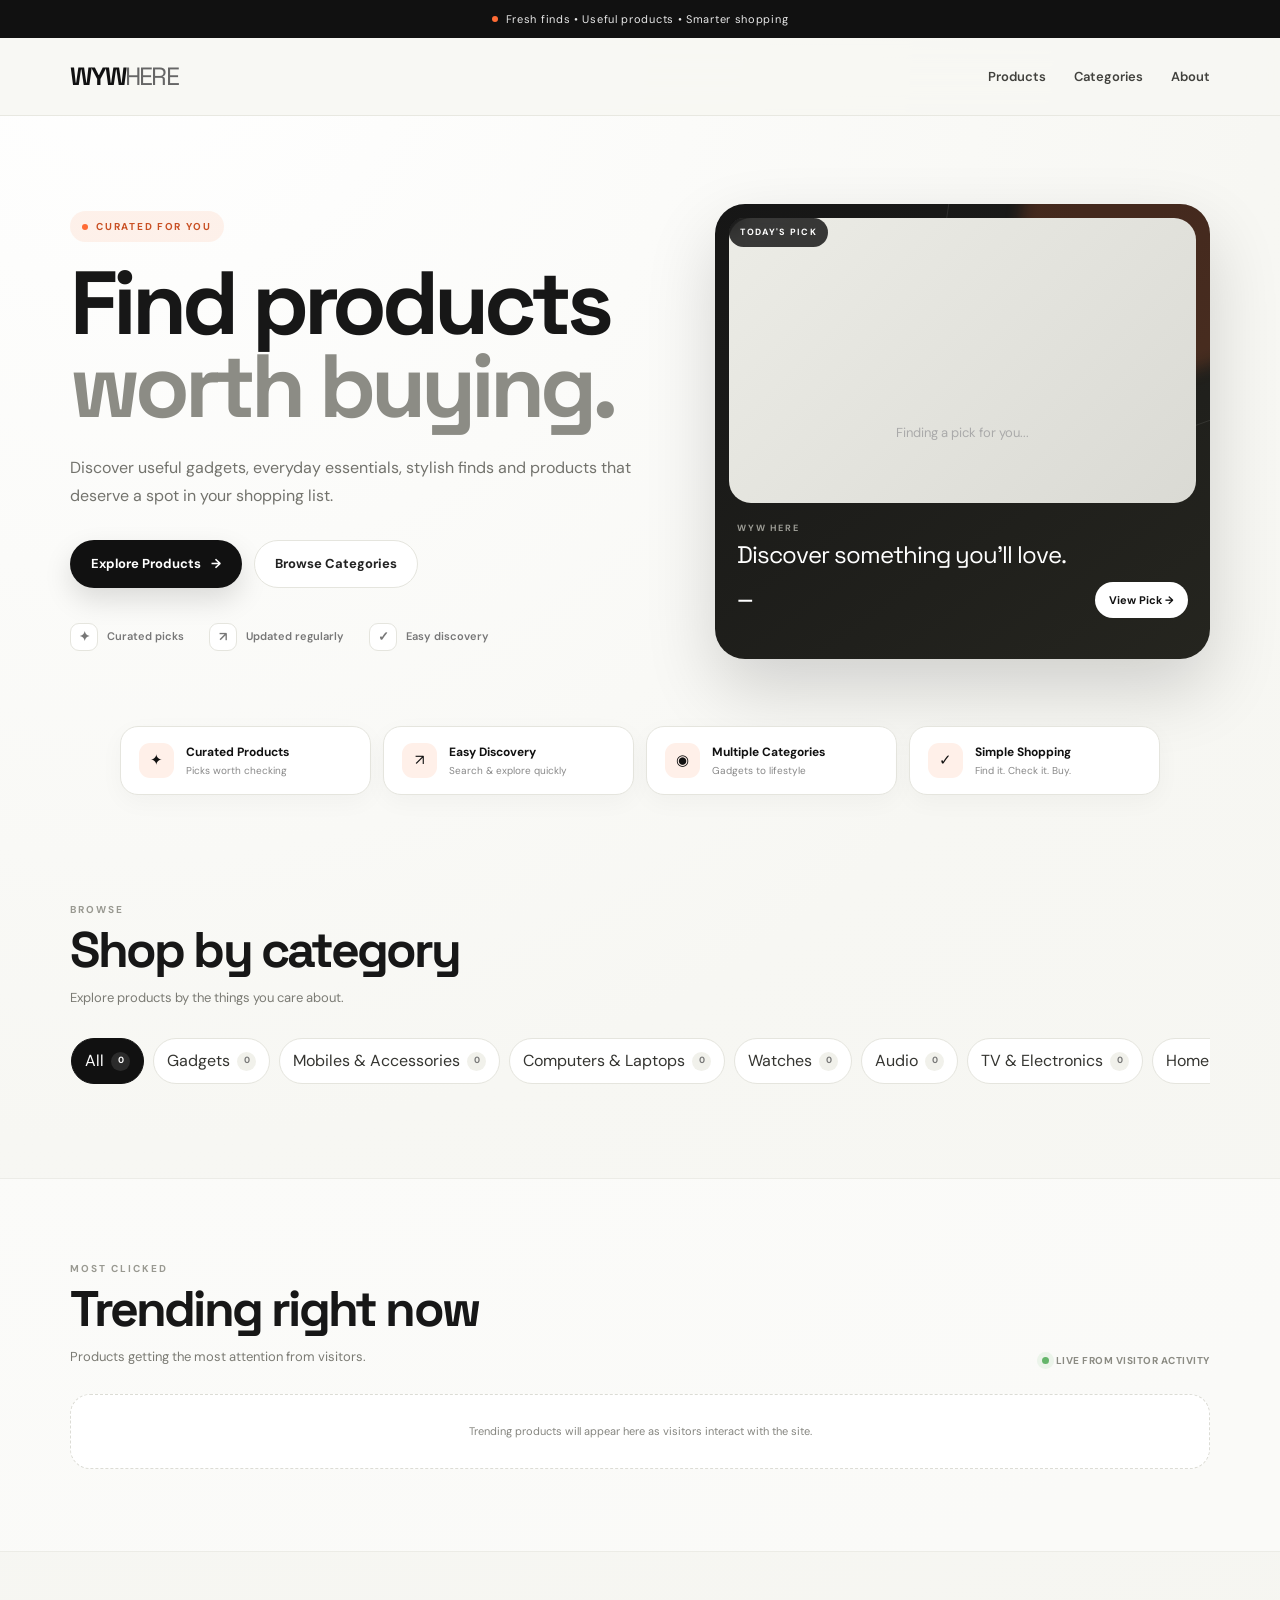
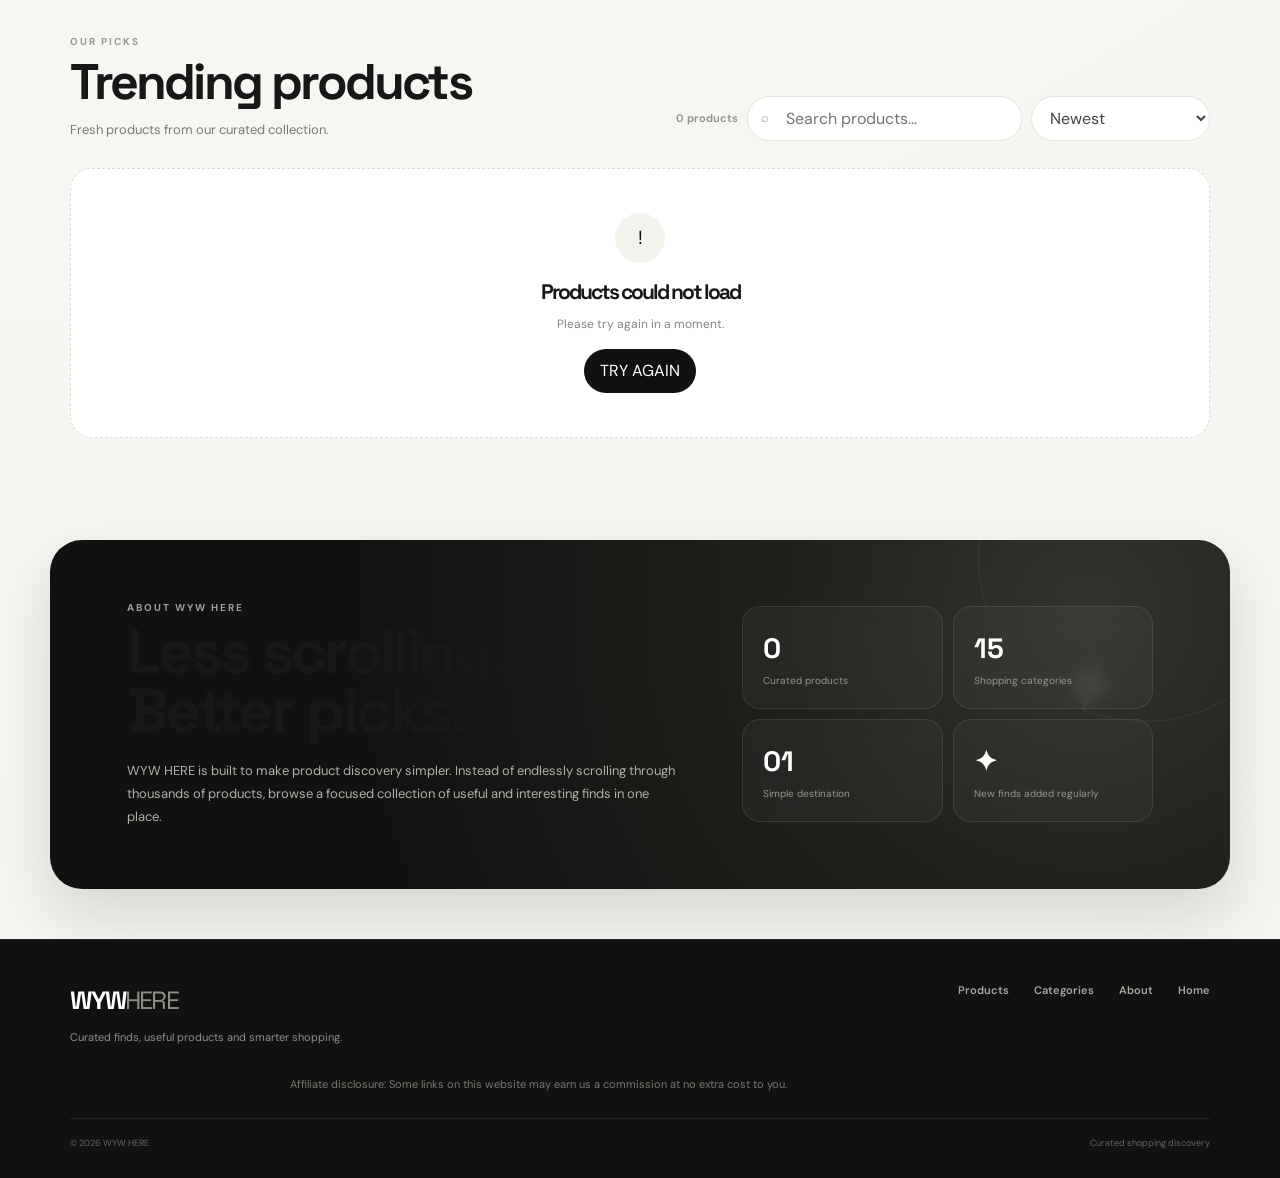
<file: index.html>
<!DOCTYPE html>
<html lang="en">

<head>

  <meta charset="UTF-8">
<meta name="google-site-verification" content="dD69xPEGR4wskjhWyHcuplGsPVYr0sPqsB_CzEmuBCI" />
  <meta
    name="viewport"
    content="width=device-width, initial-scale=1.0"
  >

  <meta
    name="description"
    content="WYW HERE — Discover useful products, trending finds and smart picks."
  >

  <meta
    name="theme-color"
    content="#111111"
  >

  <title>WYW HERE | Smart Product Picks</title>

  <link
    rel="preconnect"
    href="https://fonts.googleapis.com"
  >

  <link
    rel="preconnect"
    href="https://fonts.gstatic.com"
    crossorigin
  >

  <link
    href="https://fonts.googleapis.com/css2?family=DM+Sans:wght@400;500;600;700&family=Space+Grotesk:wght@500;600;700&display=swap"
    rel="stylesheet"
  >

  <link
    rel="stylesheet"
    href="style.css"
  >


  <!-- =====================================================
       WYW HERE HOMEPAGE 2.0
  ====================================================== -->

  <style>

    :root{

      --v2-bg:#f7f7f3;
      --v2-white:#ffffff;

      --v2-black:#111111;
      --v2-dark:#181818;

      --v2-muted:#73736d;
      --v2-muted2:#9b9b94;

      --v2-line:#e5e5de;

      --v2-accent:#ff6b35;
      --v2-accent-soft:#fff0e9;

      --v2-green:#d9f99d;

      --v2-radius:24px;

      --v2-shadow:
        0 15px 45px rgba(0,0,0,.07);

      --v2-shadow-hover:
        0 25px 65px rgba(0,0,0,.12);

    }


    /* =====================================================
       BASE
    ====================================================== */

    body.home-v2{

      background:
        radial-gradient(
          circle at 10% 0%,
          #ffffff 0%,
          #f7f7f3 38%,
          #f4f4ef 100%
        );

      color:var(--v2-black);

    }


    body.home-v2 a{
      text-decoration:none;
    }


    body.home-v2 button,
    body.home-v2 input,
    body.home-v2 select{
      font:inherit;
    }


    /* =====================================================
       ANNOUNCEMENT
    ====================================================== */

    .announcement-v2{

      width:100%;

      background:#111;

      color:#fff;

      min-height:38px;

      display:flex;

      align-items:center;

      justify-content:center;

      padding:8px 18px;

      font-size:11px;

      letter-spacing:.7px;

      text-align:center;

    }


    .announcement-v2 span{
      opacity:.9;
    }


    .announcement-dot{

      width:6px;
      height:6px;

      border-radius:50%;

      background:#ff6b35;

      margin-right:8px;

      animation:
        pulseDot 1.8s ease-in-out infinite;

    }


    @keyframes pulseDot{

      0%,
      100%{
        transform:scale(1);
        opacity:1;
      }

      50%{
        transform:scale(1.45);
        opacity:.55;
      }

    }


    /* =====================================================
       HEADER
    ====================================================== */

    .site-header-v2{

      position:sticky;

      top:0;

      z-index:999;

      min-height:78px;

      padding:0 5.5%;

      display:flex;

      align-items:center;

      justify-content:space-between;

      gap:30px;

      background:
        rgba(247,247,243,.86);

      border-bottom:
        1px solid rgba(229,229,222,.8);

      backdrop-filter:
        blur(20px);

      -webkit-backdrop-filter:
        blur(20px);

    }


    .logo-v2{

      display:inline-flex;

      align-items:center;

      font-family:
        "Space Grotesk",
        sans-serif;

      font-size:25px;

      font-weight:700;

      letter-spacing:-1.8px;

      color:#111;

      white-space:nowrap;

    }


    .logo-v2 span{

      font-weight:400;

      color:#666;

    }


    .nav-v2{

      display:flex;

      align-items:center;

      gap:28px;

    }


    .nav-v2 a{

      position:relative;

      color:#41413d;

      font-size:13px;

      font-weight:600;

      padding:8px 0;

      transition:.2s ease;

    }


    .nav-v2 a:hover{
      color:#111;
    }


    .nav-v2 a::after{

      content:"";

      position:absolute;

      left:0;
      right:0;
      bottom:1px;

      height:2px;

      background:#111;

      border-radius:99px;

      transform:
        scaleX(0);

      transform-origin:center;

      transition:.22s ease;

    }


    .nav-v2 a:hover::after{

      transform:
        scaleX(1);

    }


    .mobile-menu-btn{

      display:none;

      width:42px;
      height:42px;

      border:
        1px solid var(--v2-line);

      background:#fff;

      border-radius:12px;

      align-items:center;
      justify-content:center;

      flex-direction:column;

      gap:5px;

      cursor:pointer;

    }


    .mobile-menu-btn span{

      width:18px;

      height:1.5px;

      background:#111;

      display:block;

      transition:.2s ease;

    }


    .mobile-nav{

      display:none;

    }


    /* =====================================================
       HERO
    ====================================================== */

    .hero-v2{

      max-width:1280px;

      margin:0 auto;

      padding:
        75px 5.5%
        55px;

      display:grid;

      grid-template-columns:
        minmax(0,1.08fr)
        minmax(360px,.92fr);

      gap:65px;

      align-items:center;

      min-height:610px;

    }


    .hero-copy-v2{

      position:relative;

      z-index:2;

    }


    .hero-kicker-v2{

      display:inline-flex;

      align-items:center;

      gap:8px;

      padding:
        8px 12px;

      background:
        rgba(255,107,53,.09);

      color:#c95024;

      border-radius:999px;

      font-size:10px;

      font-weight:700;

      text-transform:uppercase;

      letter-spacing:1.7px;

      margin-bottom:20px;

    }


    .hero-kicker-v2 i{

      width:6px;
      height:6px;

      background:
        var(--v2-accent);

      border-radius:50%;

      animation:
        pulseDot 1.8s ease-in-out infinite;

    }


    .hero-title-v2{

      font-family:
        "Space Grotesk",
        sans-serif;

      font-size:
        clamp(52px,7vw,92px);

      line-height:.92;

      letter-spacing:-5px;

      max-width:900px;

      margin:0;

    }


    .hero-title-v2 span{

      display:block;

      color:#8c8c85;

    }


    .hero-text-v2{

      max-width:590px;

      margin:
        27px 0 30px;

      color:var(--v2-muted);

      font-size:16px;

      line-height:1.75;

    }


    .hero-actions-v2{

      display:flex;

      align-items:center;

      gap:12px;

      flex-wrap:wrap;

    }


    .hero-primary-btn{

      display:inline-flex;

      align-items:center;

      justify-content:center;

      gap:10px;

      padding:
        14px 21px;

      border-radius:999px;

      background:#111;

      color:#fff;

      font-size:13px;

      font-weight:700;

      box-shadow:
        0 12px 28px rgba(0,0,0,.13);

      transition:
        transform .25s ease,
        box-shadow .25s ease;

    }


    .hero-primary-btn:hover{

      transform:
        translateY(-3px);

      box-shadow:
        0 18px 35px rgba(0,0,0,.18);

    }


    .hero-secondary-btn{

      display:inline-flex;

      align-items:center;

      justify-content:center;

      padding:
        13px 20px;

      border:
        1px solid var(--v2-line);

      border-radius:999px;

      color:#222;

      background:#fff;

      font-size:13px;

      font-weight:700;

      transition:.2s ease;

    }


    .hero-secondary-btn:hover{

      border-color:#cfcfc7;

      transform:
        translateY(-2px);

    }


    .hero-meta-v2{

      display:flex;

      align-items:center;

      gap:25px;

      margin-top:35px;

      flex-wrap:wrap;

    }


    .hero-meta-item{

      display:flex;

      align-items:center;

      gap:9px;

      color:#777;

      font-size:11px;

      font-weight:600;

    }


    .hero-meta-icon{

      width:28px;
      height:28px;

      border-radius:9px;

      background:#fff;

      border:
        1px solid var(--v2-line);

      display:flex;

      align-items:center;

      justify-content:center;

      font-size:13px;

    }


    /* =====================================================
       FEATURED CARD
    ====================================================== */

    .featured-v2{

      position:relative;

      min-height:455px;

      padding:14px;

      border-radius:30px;

      background:
        linear-gradient(
          145deg,
          #161616,
          #25251f
        );

      overflow:hidden;

      box-shadow:
        0 30px 70px rgba(0,0,0,.16);

      transform:
        translateY(0);

      transition:
        transform .35s ease,
        box-shadow .35s ease;

    }


    .featured-v2:hover{

      transform:
        translateY(-6px);

      box-shadow:
        0 40px 85px rgba(0,0,0,.21);

    }


    .featured-glow{

      position:absolute;

      width:280px;

      height:280px;

      top:-110px;

      right:-90px;

      border-radius:50%;

      background:
        rgba(255,107,53,.18);

      filter:blur(8px);

    }


    .featured-ring{

      position:absolute;

      width:390px;

      height:390px;

      top:-160px;

      right:-125px;

      border:
        1px solid rgba(255,255,255,.09);

      border-radius:50%;

    }


    .featured-image-wrap{

      position:relative;

      z-index:2;

      width:100%;

      height:285px;

      border-radius:22px;

      overflow:hidden;

      background:
        linear-gradient(
          135deg,
          #ecece6,
          #dadad4
        );

    }


    .featured-image-wrap img{

      width:100%;
      height:100%;

      object-fit:cover;

      transition:
        transform .5s ease;

    }


    .featured-v2:hover
    .featured-image-wrap img{

      transform:scale(1.045);

    }


    .featured-label{

      position:absolute;

      top:14px;
      left:14px;

      z-index:4;

      padding:
        8px 11px;

      border-radius:999px;

      background:
        rgba(17,17,17,.82);

      color:#fff;

      backdrop-filter:
        blur(8px);

      font-size:9px;

      font-weight:700;

      letter-spacing:1.3px;

      text-transform:uppercase;

    }


    .featured-info{

      position:relative;

      z-index:3;

      padding:
        19px 8px 6px;

      color:#fff;

    }


    .featured-cat{

      color:#9c9c95;

      font-size:9px;

      text-transform:uppercase;

      letter-spacing:1.6px;

      font-weight:700;

    }


    .featured-name{

      font-family:
        "Space Grotesk",
        sans-serif;

      font-size:24px;

      line-height:1.12;

      letter-spacing:-1px;

      margin-top:7px;

      max-width:380px;

      display:
        -webkit-box;

      -webkit-line-clamp:2;

      -webkit-box-orient:vertical;

      overflow:hidden;

    }


    .featured-bottom{

      display:flex;

      align-items:center;

      justify-content:space-between;

      gap:15px;

      margin-top:13px;

    }


    .featured-price{

      font-size:18px;

      font-weight:700;

    }


    .featured-view{

      display:inline-flex;

      align-items:center;

      gap:6px;

      color:#111;

      background:#fff;

      border-radius:999px;

      padding:
        10px 14px;

      font-size:11px;

      font-weight:700;

      transition:.2s ease;

    }


    .featured-view:hover{

      background:
        var(--v2-green);

      transform:
        translateX(2px);

    }


    .featured-empty{

      min-height:430px;

      display:flex;

      align-items:center;

      justify-content:center;

      color:#aaa;

      font-size:13px;

    }


    /* =====================================================
       TRUST STRIP
    ====================================================== */

    .trust-v2{

      max-width:1180px;

      margin:0 auto;

      padding:
        0 5.5% 25px;

      display:grid;

      grid-template-columns:
        repeat(4,1fr);

      gap:12px;

    }


    .trust-card{

      background:#fff;

      border:
        1px solid var(--v2-line);

      border-radius:18px;

      padding:
        16px 18px;

      display:flex;

      align-items:center;

      gap:12px;

      box-shadow:
        0 7px 25px rgba(0,0,0,.035);

    }


    .trust-icon{

      width:35px;
      height:35px;

      flex:0 0 35px;

      border-radius:11px;

      background:
        var(--v2-accent-soft);

      display:flex;

      align-items:center;
      justify-content:center;

      font-size:15px;

    }


    .trust-card strong{

      display:block;

      font-size:12px;

      margin-bottom:2px;

    }


    .trust-card span{

      display:block;

      color:#888;

      font-size:10px;

    }


    /* =====================================================
       SECTION COMMON
    ====================================================== */

    .section-v2{

      max-width:1280px;

      margin:0 auto;

      padding:
        82px 5.5%;

    }


    .section-label-v2{

      color:#999991;

      font-size:10px;

      font-weight:700;

      text-transform:uppercase;

      letter-spacing:2px;

      margin-bottom:7px;

    }


    .section-title-v2{

      font-family:
        "Space Grotesk",
        sans-serif;

      font-size:
        clamp(34px,4vw,50px);

      letter-spacing:-2.8px;

      line-height:1;

    }


    .section-sub-v2{

      color:#7b7b74;

      font-size:13px;

      line-height:1.7;

      margin-top:12px;

      max-width:560px;

    }


    /* =====================================================
       CATEGORIES
    ====================================================== */

    .category-top-v2{

      display:flex;

      justify-content:space-between;

      align-items:flex-end;

      gap:25px;

      margin-bottom:25px;

    }


    .category-scroll-v2{

      display:flex;

      gap:9px;

      overflow-x:auto;

      padding:
        4px 1px 12px;

      scrollbar-width:none;

      scroll-behavior:smooth;

    }


    .category-scroll-v2::-webkit-scrollbar{

      display:none;

    }


    .cat-v2{

      flex:0 0 auto;

      border:
        1px solid var(--v2-line);

      background:#fff;

      color:#353531;

      border-radius:999px;

      padding:
        10px 13px;

      display:inline-flex;

      align-items:center;

      gap:7px;

      cursor:pointer;

      font-size:11px;

      font-weight:700;

      transition:
        transform .2s ease,
        background .2s ease,
        color .2s ease,
        border-color .2s ease;

    }


    .cat-v2:hover{

      transform:
        translateY(-2px);

      border-color:#cfcfc7;

    }


    .cat-v2.active{

      color:#fff;

      background:#111;

      border-color:#111;

    }


    .cat-count-v2{

      min-width:19px;

      height:19px;

      padding:
        0 5px;

      border-radius:999px;

      display:inline-flex;

      align-items:center;

      justify-content:center;

      background:#f1f1eb;

      color:#777;

      font-size:9px;

      font-weight:700;

    }


    .cat-v2.active
    .cat-count-v2{

      background:#2b2b2b;

      color:#fff;

    }


    /* =====================================================
       PRODUCTS TOOLBAR
    ====================================================== */

    .products-head-v2{

      display:flex;

      align-items:flex-end;

      justify-content:space-between;

      gap:20px;

      margin-bottom:27px;

    }


    .products-tools-v2{

      display:flex;

      align-items:center;

      gap:9px;

      flex-wrap:wrap;

      justify-content:flex-end;

    }


    .search-wrap-v2{

      position:relative;

      width:275px;

    }


    .search-icon-v2{

      position:absolute;

      left:14px;

      top:50%;

      transform:
        translateY(-50%);

      color:#9a9a92;

      font-size:13px;

      pointer-events:none;

    }


    .search-v2{

      width:100%;

      height:45px;

      padding:
        0 15px 0 38px;

      border:
        1px solid var(--v2-line);

      outline:none;

      background:#fff;

      border-radius:999px;

      color:#222;

      font-size:12px;

      transition:.2s ease;

    }


    .search-v2:focus{

      border-color:#bfbfb7;

      box-shadow:
        0 0 0 4px rgba(0,0,0,.035);

    }


    .sort-v2{

      height:45px;

      border:
        1px solid var(--v2-line);

      background:#fff;

      border-radius:999px;

      padding:
        0 14px;

      color:#444;

      font-size:11px;

      font-weight:700;

      outline:none;

      cursor:pointer;

    }


    .result-count-v2{

      color:#909089;

      font-size:11px;

      font-weight:600;

      white-space:nowrap;

    }


    /* =====================================================
       PRODUCT GRID
    ====================================================== */

    .product-grid-v2{

      display:grid;

      grid-template-columns:
        repeat(4,minmax(0,1fr));

      gap:17px;

    }


    .product-card-v2{

      position:relative;

      overflow:hidden;

      background:#fff;

      border:
        1px solid var(--v2-line);

      border-radius:22px;

      transition:
        transform .28s ease,
        box-shadow .28s ease,
        border-color .28s ease;

      opacity:0;

      transform:
        translateY(18px);

    }


    .product-card-v2.revealed{

      opacity:1;

      transform:
        translateY(0);

    }


    .product-card-v2:hover{

      transform:
        translateY(-6px);

      border-color:#d5d5ce;

      box-shadow:
        var(--v2-shadow-hover);

    }


    .product-image-v2{

      position:relative;

      height:255px;

      background:
        linear-gradient(
          135deg,
          #f0f0eb,
          #e5e5df
        );

      overflow:hidden;

      cursor:pointer;

    }


    .product-image-v2 img{

      width:100%;
      height:100%;

      object-fit:cover;

      transition:
        transform .5s ease;

    }


    .product-card-v2:hover
    .product-image-v2 img{

      transform:
        scale(1.055);

    }


    .product-shine-v2{

      position:absolute;

      inset:0;

      background:
        linear-gradient(
          115deg,
          transparent 25%,
          rgba(255,255,255,.35) 50%,
          transparent 75%
        );

      transform:
        translateX(-120%);

      transition:
        transform .75s ease;

      pointer-events:none;

    }


    .product-card-v2:hover
    .product-shine-v2{

      transform:
        translateX(120%);

    }


    .product-badges-v2{

      position:absolute;

      top:13px;

      left:13px;

      right:13px;

      display:flex;

      justify-content:space-between;

      align-items:flex-start;

      gap:10px;

      z-index:3;

    }


    .badge-new-v2{

      background:#111;

      color:#fff;

      padding:
        7px 9px;

      border-radius:999px;

      font-size:8px;

      font-weight:700;

      text-transform:uppercase;

      letter-spacing:1.2px;

    }


    .badge-cat-v2{

      padding:
        7px 9px;

      border-radius:999px;

      background:
        rgba(255,255,255,.88);

      backdrop-filter:
        blur(8px);

      color:#4a4a45;

      font-size:8px;

      font-weight:700;

      text-transform:uppercase;

      letter-spacing:.8px;

    }


    .product-info-v2{

      padding:
        17px 17px 16px;

    }


    .product-name-v2{

      font-family:
        "Space Grotesk",
        sans-serif;

      font-size:17px;

      line-height:1.18;

      letter-spacing:-.65px;

      display:
        -webkit-box;

      -webkit-line-clamp:2;

      -webkit-box-orient:vertical;

      overflow:hidden;

      margin-bottom:8px;

      color:#161616;

    }


    .product-description-v2{

      font-size:11px;

      line-height:1.55;

      color:#85857f;

      min-height:34px;

      display:
        -webkit-box;

      -webkit-line-clamp:2;

      -webkit-box-orient:vertical;

      overflow:hidden;

    }


    .product-bottom-v2{

      display:flex;

      align-items:center;

      justify-content:space-between;

      gap:10px;

      margin-top:15px;

    }


    .product-price-v2{

      font-size:15px;

      font-weight:700;

      color:#111;

      white-space:nowrap;

    }


    .product-actions-v2{

      display:flex;

      align-items:center;

      gap:7px;

    }


    .details-btn-v2{

      width:34px;
      height:34px;

      border:
        1px solid var(--v2-line);

      background:#fff;

      border-radius:10px;

      display:flex;

      align-items:center;
      justify-content:center;

      color:#444;

      cursor:pointer;

      transition:.2s ease;

    }


    .details-btn-v2:hover{

      background:#f2f2ed;

      transform:
        translateX(1px);

    }


    .buy-btn-v2{

      height:34px;

      padding:
        0 13px;

      display:inline-flex;

      align-items:center;
      justify-content:center;

      gap:6px;

      background:#111;

      color:#fff;

      border:0;

      border-radius:10px;

      font-size:10px;

      font-weight:700;

      cursor:pointer;

      transition:
        transform .2s ease,
        background .2s ease;

    }


    .buy-btn-v2:hover{

      background:#2b2b2b;

      transform:
        translateY(-1px);

    }


    /* =====================================================
       LOADING
    ====================================================== */

    .loading-grid-v2{

      grid-column:
        1 / -1;

      display:grid;

      grid-template-columns:
        repeat(4,1fr);

      gap:17px;

    }


    .skeleton-card-v2{

      border-radius:22px;

      border:
        1px solid var(--v2-line);

      background:#fff;

      overflow:hidden;

    }


    .skeleton-image-v2{

      height:255px;

      background:
        linear-gradient(
          90deg,
          #ededE8 20%,
          #f8f8f4 40%,
          #edede8 60%
        );

      background-size:
        200% 100%;

      animation:
        skeletonMove 1.4s infinite;

    }


    .skeleton-content-v2{

      padding:17px;

    }


    .skeleton-line-v2{

      height:10px;

      border-radius:999px;

      background:
        linear-gradient(
          90deg,
          #ededE8,
          #f7f7f3,
          #ededE8
        );

      background-size:200% 100%;

      animation:
        skeletonMove 1.4s infinite;

      margin-bottom:10px;

    }


    .skeleton-line-v2.short{

      width:50%;

    }


    .skeleton-line-v2.medium{

      width:75%;

    }


    @keyframes skeletonMove{

      to{
        background-position:-200% 0;
      }

    }


    /* =====================================================
       EMPTY
    ====================================================== */

    .empty-v2{

      grid-column:
        1 / -1;

      border:
        1px dashed #dcdcd5;

      background:#fff;

      border-radius:22px;

      min-height:270px;

      display:flex;

      flex-direction:column;

      align-items:center;

      justify-content:center;

      text-align:center;

      padding:30px;

    }


    .empty-icon-v2{

      width:50px;
      height:50px;

      border-radius:50%;

      background:#f3f3ee;

      display:flex;

      align-items:center;
      justify-content:center;

      font-size:19px;

      margin-bottom:13px;

    }


    .empty-v2 h3{

      font-family:
        "Space Grotesk",
        sans-serif;

      font-size:21px;

      margin-bottom:7px;

    }


    .empty-v2 p{

      font-size:12px;

      color:#85857f;

    }


    .retry-v2{

      margin-top:16px;

      border:0;

      background:#111;

      color:#fff;

      padding:
        10px 16px;

      border-radius:999px;

      font-size:10px;

      font-weight:700;

      cursor:pointer;

    }


    /* =====================================================
       PAGINATION
    ====================================================== */

    .pagination-v2{

      display:flex;

      justify-content:center;

      align-items:center;

      gap:7px;

      margin-top:30px;

    }


    .pagination-v2 button{

      min-width:35px;

      height:35px;

      border:
        1px solid var(--v2-line);

      background:#fff;

      color:#555;

      border-radius:10px;

      cursor:pointer;

      font-size:11px;

      font-weight:700;

      transition:.2s ease;

    }


    .pagination-v2 button:hover{

      transform:
        translateY(-1px);

      border-color:#cfcfc8;

    }


    .pagination-v2 button.active{

      background:#111;

      color:#fff;

      border-color:#111;

    }


    /* =====================================================
       ABOUT
    ====================================================== */

    .about-v2{

      max-width:1180px;

      margin:
        20px auto 50px;

      padding:
        60px 6%;

      border-radius:32px;

      color:#fff;

      position:relative;

      overflow:hidden;

      background:
        radial-gradient(
          circle at 88% 20%,
          #34342e 0,
          #20201c 28%,
          #111 70%
        );

      box-shadow:
        0 25px 60px rgba(0,0,0,.13);

    }


    .about-v2::before{

      content:"";

      position:absolute;

      width:330px;
      height:330px;

      border-radius:50%;

      border:
        1px solid rgba(255,255,255,.07);

      right:-80px;

      top:-150px;

    }


    .about-v2::after{

      content:"✦";

      position:absolute;

      right:9%;

      top:24%;

      font-size:85px;

      color:
        rgba(255,255,255,.08);

      transform:
        rotate(12deg);

    }


    .about-inner-v2{

      position:relative;

      z-index:2;

      display:grid;

      grid-template-columns:
        1.15fr .85fr;

      gap:60px;

      align-items:center;

    }


    .about-v2 .section-label-v2{

      color:#9e9e96;

    }


    .about-title-v2{

      font-family:
        "Space Grotesk",
        sans-serif;

      font-size:
        clamp(38px,5vw,62px);

      line-height:.95;

      letter-spacing:-3px;

    }


    .about-text-v2{

      color:#b0b0a8;

      font-size:13px;

      line-height:1.8;

      margin-top:18px;

      max-width:610px;

    }


    .stats-v2{

      display:grid;

      grid-template-columns:
        repeat(2,1fr);

      gap:10px;

    }


    .stat-v2{

      padding:
        20px;

      border:
        1px solid rgba(255,255,255,.09);

      border-radius:18px;

      background:
        rgba(255,255,255,.035);

      backdrop-filter:
        blur(8px);

    }


    .stat-v2 strong{

      display:block;

      font-family:
        "Space Grotesk",
        sans-serif;

      font-size:28px;

      margin-bottom:4px;

    }


    .stat-v2 span{

      display:block;

      color:#96968e;

      font-size:10px;

      line-height:1.5;

    }


    /* =====================================================
       FOOTER
    ====================================================== */

    body.home-v2 footer{

      margin-top:0 !important;

      padding:
        42px 5.5%
        28px !important;

      background:#111 !important;

      border-top:
        1px solid #262626 !important;

      color:#8f8f88 !important;

      display:block !important;

    }


    .footer-inner-v2{

      max-width:1280px;

      margin:0 auto;

      display:grid;

      grid-template-columns:
        1fr 1fr;

      gap:40px;

    }


    .footer-brand-v2{

      max-width:360px;

    }


    .footer-brand-v2 .logo-v2{

      color:#fff;

    }


    .footer-brand-v2 .logo-v2 span{

      color:#8d8d85;

    }


    .footer-tag-v2{

      margin-top:10px;

      color:#8f8f88;

      font-size:11px;

      line-height:1.6;

    }


    .footer-links-v2{

      display:flex;

      justify-content:flex-end;

      align-items:flex-start;

      gap:25px;

      flex-wrap:wrap;

    }


    .footer-links-v2 a{

      color:#a7a79f;

      font-size:11px;

      font-weight:600;

      transition:.2s ease;

    }


    .footer-links-v2 a:hover{

      color:#fff;

    }


    body.home-v2 footer p{

      font-size:11px !important;

      color:#787870 !important;

      max-width:700px !important;

      text-align:left !important;

      margin:
        28px auto 0 !important;

      line-height:1.7 !important;

    }


    body.home-v2 footer p::before{

      content:none !important;

      display:none !important;

    }


    .footer-bottom-v2{

      max-width:1280px;

      margin:
        24px auto 0;

      padding-top:18px;

      border-top:
        1px solid #252525;

      color:#676760;

      display:flex;

      align-items:center;

      justify-content:space-between;

      gap:20px;

      font-size:9px;

    }


    /* =====================================================
       BACK TO TOP
    ====================================================== */

    .back-top-v2{

      position:fixed;

      bottom:22px;

      right:22px;

      width:42px;
      height:42px;

      border:0;

      background:#111;

      color:#fff;

      border-radius:13px;

      display:flex;

      align-items:center;
      justify-content:center;

      font-size:16px;

      cursor:pointer;

      box-shadow:
        0 12px 28px rgba(0,0,0,.18);

      opacity:0;

      visibility:hidden;

      transform:
        translateY(10px);

      transition:.25s ease;

      z-index:900;

    }


    .back-top-v2.show{

      opacity:1;

      visibility:visible;

      transform:
        translateY(0);

    }


    .back-top-v2:hover{

      transform:
        translateY(-2px);

    }


    /* =====================================================
       REVEAL
    ====================================================== */

    .reveal-v2{

      opacity:0;

      transform:
        translateY(22px);

      transition:
        opacity .65s ease,
        transform .65s ease;

    }


    .reveal-v2.visible{

      opacity:1;

      transform:
        translateY(0);

    }




    /* =====================================================
       TRENDING PRODUCTS
    ====================================================== */

    .trending-section-v2{
      background:rgba(255,255,255,.45);
      border-top:1px solid rgba(229,229,222,.65);
      border-bottom:1px solid rgba(229,229,222,.65);
    }

    .trending-head-v2{
      display:flex;
      align-items:flex-end;
      justify-content:space-between;
      gap:20px;
      margin-bottom:26px;
    }

    .trending-live-v2{
      display:inline-flex;
      align-items:center;
      gap:7px;
      color:#8b8b83;
      font-size:10px;
      font-weight:700;
      letter-spacing:.5px;
      white-space:nowrap;
    }

    .trending-live-dot-v2{
      width:7px;
      height:7px;
      background:#64b56a;
      border-radius:50%;
      box-shadow:0 0 0 5px rgba(100,181,106,.10);
      animation:pulseDot 1.7s infinite;
    }

    .trending-rank-v2{
      position:absolute;
      left:13px;
      bottom:13px;
      z-index:4;
      min-width:28px;
      height:28px;
      padding:0 8px;
      border-radius:9px;
      display:flex;
      align-items:center;
      justify-content:center;
      background:rgba(17,17,17,.86);
      color:#fff;
      font-size:10px;
      font-weight:700;
      backdrop-filter:blur(8px);
    }

    .trending-clicks-v2{
      display:inline-flex;
      align-items:center;
      gap:5px;
      margin-top:9px;
      color:#9a9a92;
      font-size:9px;
      font-weight:600;
    }

    .trending-empty-v2{
      grid-column:1 / -1;
      padding:28px 20px;
      border:1px dashed #dcdcd5;
      border-radius:20px;
      background:#fff;
      color:#85857f;
      text-align:center;
      font-size:11px;
    }

    @media(max-width:760px){
      .trending-head-v2{
        align-items:flex-start;
        flex-direction:column;
      }
    }

    /* =====================================================
       RESPONSIVE
    ====================================================== */

    @media(max-width:1050px){

      .hero-v2{

        grid-template-columns:
          1fr;

        gap:45px;

      }


      .featured-v2{

        max-width:620px;

        width:100%;

        margin:0 auto;

      }


      .trust-v2{

        grid-template-columns:
          repeat(2,1fr);

      }


      .product-grid-v2{

        grid-template-columns:
          repeat(3,1fr);

      }


      .loading-grid-v2{

        grid-template-columns:
          repeat(3,1fr);

      }


      .about-inner-v2{

        grid-template-columns:
          1fr;

        gap:35px;

      }

    }


    @media(max-width:760px){

      .announcement-v2{

        font-size:9px;

      }


      .site-header-v2{

        min-height:68px;

        padding:
          0 5%;

      }


      .nav-v2{

        display:none;

      }


      .mobile-menu-btn{

        display:flex;

      }


      .mobile-nav{

        position:absolute;

        top:100%;

        left:4%;

        right:4%;

        padding:9px;

        background:#fff;

        border:
          1px solid var(--v2-line);

        border-radius:17px;

        box-shadow:
          0 20px 45px rgba(0,0,0,.10);

        display:none;

      }


      .mobile-nav.open{

        display:block;

      }


      .mobile-nav a{

        display:block;

        padding:
          13px 14px;

        border-radius:10px;

        font-size:12px;

        font-weight:700;

        color:#333;

      }


      .mobile-nav a:hover{

        background:#f5f5f0;

      }


      .hero-v2{

        padding:
          48px 5%
          30px;

      }


      .hero-title-v2{

        font-size:
          clamp(46px,15vw,68px);

        letter-spacing:-3.5px;

      }


      .hero-text-v2{

        font-size:14px;

      }


      .featured-v2{

        min-height:420px;

      }


      .featured-image-wrap{

        height:250px;

      }


      .section-v2{

        padding:
          58px 5%;

      }


      .category-top-v2{

        align-items:flex-start;

      }


      .products-head-v2{

        align-items:flex-start;

        flex-direction:column;

      }


      .products-tools-v2{

        width:100%;

        justify-content:flex-start;

      }


      .search-wrap-v2{

        width:100%;

      }


      .sort-v2{

        flex:1;

      }


      .product-grid-v2{

        grid-template-columns:
          repeat(2,minmax(0,1fr));

        gap:12px;

      }


      .loading-grid-v2{

        grid-template-columns:
          repeat(2,1fr);

        gap:12px;

      }


      .product-image-v2{

        height:205px;

      }


      .product-info-v2{

        padding:
          13px;

      }


      .product-name-v2{

        font-size:15px;

      }


      .product-description-v2{

        font-size:10px;

      }


      .product-price-v2{

        font-size:13px;

      }


      .buy-btn-v2{

        padding:
          0 9px;

        font-size:9px;

      }


      .details-btn-v2{

        width:31px;
        height:31px;

      }


      .about-v2{

        margin:
          12px 4% 35px;

        padding:
          46px 7%;

        border-radius:27px;

      }


      .stats-v2{

        grid-template-columns:
          repeat(2,1fr);

      }


      .footer-inner-v2{

        grid-template-columns:
          1fr;

      }


      .footer-links-v2{

        justify-content:flex-start;

      }


      .footer-bottom-v2{

        flex-direction:column;

        align-items:flex-start;

      }

    }


    @media(max-width:460px){

      .hero-actions-v2{

        flex-direction:column;

        align-items:stretch;

      }


      .hero-primary-btn,
      .hero-secondary-btn{

        width:100%;

      }


      .hero-meta-v2{

        gap:12px;

      }


      .trust-v2{

        grid-template-columns:
          1fr;

      }


      .product-grid-v2{

        grid-template-columns:
          1fr 1fr;

      }


      .product-image-v2{

        height:175px;

      }


      .product-bottom-v2{

        align-items:flex-end;

        flex-direction:column;

      }


      .product-actions-v2{

        width:100%;

      }


      .buy-btn-v2{

        flex:1;

      }


      .stats-v2{

        grid-template-columns:
          1fr 1fr;

      }

    }


    @media(prefers-reduced-motion:reduce){

      *,
      *::before,
      *::after{

        animation-duration:.01ms !important;

        animation-iteration-count:1 !important;

        transition-duration:.01ms !important;

        scroll-behavior:auto !important;

      }

    }

  </style>

</head>


<body class="home-v2">


  <!-- =====================================================
       ANNOUNCEMENT
  ====================================================== -->

  <div class="announcement-v2">

    <div class="announcement-dot"></div>

    <span>
      Fresh finds • Useful products • Smarter shopping
    </span>

  </div>


  <!-- =====================================================
       HEADER
  ====================================================== -->

  <header class="site-header-v2">

    <a
      href="index.html"
      class="logo-v2"
      aria-label="WYW HERE Home"
    >
      WYW<span>HERE</span>
    </a>


    <nav class="nav-v2">

      <a href="#products">
        Products
      </a>

      <a href="#categories">
        Categories
      </a>

      <a href="#about">
        About
      </a>

    </nav>


    <button
      class="mobile-menu-btn"
      id="mobileMenuBtn"
      aria-label="Open menu"
      aria-expanded="false"
    >

      <span></span>
      <span></span>
      <span></span>

    </button>


    <div
      class="mobile-nav"
      id="mobileNav"
    >

      <a href="#products">
        Products
      </a>

      <a href="#categories">
        Categories
      </a>

      <a href="#about">
        About
      </a>

    </div>

  </header>


  <main>


    <!-- ===================================================
         HERO
    ==================================================== -->

    <section class="hero-v2">


      <div class="hero-copy-v2 reveal-v2">

        <div class="hero-kicker-v2">

          <i></i>

          Curated for you

        </div>


        <h1 class="hero-title-v2">

          Find products

          <span>
            worth buying.
          </span>

        </h1>


        <p class="hero-text-v2">

          Discover useful gadgets, everyday essentials,
          stylish finds and products that deserve a spot
          in your shopping list.

        </p>


        <div class="hero-actions-v2">

          <a
            href="#products"
            class="hero-primary-btn"
          >
            Explore Products
            <span>→</span>
          </a>


          <a
            href="#categories"
            class="hero-secondary-btn"
          >
            Browse Categories
          </a>

        </div>


        <div class="hero-meta-v2">

          <div class="hero-meta-item">

            <span class="hero-meta-icon">
              ✦
            </span>

            <span>
              Curated picks
            </span>

          </div>


          <div class="hero-meta-item">

            <span class="hero-meta-icon">
              ↗
            </span>

            <span>
              Updated regularly
            </span>

          </div>


          <div class="hero-meta-item">

            <span class="hero-meta-icon">
              ✓
            </span>

            <span>
              Easy discovery
            </span>

          </div>

        </div>

      </div>



      <!-- FEATURED -->

      <div class="featured-v2 reveal-v2">

        <div class="featured-glow"></div>

        <div class="featured-ring"></div>


        <div class="featured-label">
          Today's Pick
        </div>


        <div
          class="featured-image-wrap"
          id="featuredImageWrap"
        >

          <div class="featured-empty">
            Finding a pick for you...
          </div>

        </div>


        <div class="featured-info">

          <div
            class="featured-cat"
            id="featuredCategory"
          >
            WYW HERE
          </div>


          <div
            class="featured-name"
            id="featuredName"
          >
            Discover something you'll love.
          </div>


          <div class="featured-bottom">

            <div
              class="featured-price"
              id="featuredPrice"
            >
              —
            </div>


            <a
              href="#products"
              class="featured-view"
              id="featuredLink"
            >
              View Pick →
            </a>

          </div>

        </div>

      </div>

    </section>



    <!-- ===================================================
         TRUST
    ==================================================== -->

    <section class="trust-v2">

      <div class="trust-card reveal-v2">

        <div class="trust-icon">
          ✦
        </div>

        <div>

          <strong>
            Curated Products
          </strong>

          <span>
            Picks worth checking
          </span>

        </div>

      </div>


      <div class="trust-card reveal-v2">

        <div class="trust-icon">
          ↗
        </div>

        <div>

          <strong>
            Easy Discovery
          </strong>

          <span>
            Search & explore quickly
          </span>

        </div>

      </div>


      <div class="trust-card reveal-v2">

        <div class="trust-icon">
          ◉
        </div>

        <div>

          <strong>
            Multiple Categories
          </strong>

          <span>
            Gadgets to lifestyle
          </span>

        </div>

      </div>


      <div class="trust-card reveal-v2">

        <div class="trust-icon">
          ✓
        </div>

        <div>

          <strong>
            Simple Shopping
          </strong>

          <span>
            Find it. Check it. Buy.
          </span>

        </div>

      </div>

    </section>



    <!-- ===================================================
         CATEGORIES
    ==================================================== -->

    <section
      id="categories"
      class="section-v2"
    >

      <div class="category-top-v2 reveal-v2">

        <div>

          <div class="section-label-v2">
            Browse
          </div>

          <h2 class="section-title-v2">
            Shop by category
          </h2>

          <p class="section-sub-v2">
            Explore products by the things you care about.
          </p>

        </div>

      </div>


      <div
        class="category-scroll-v2 reveal-v2"
        id="categoryButtons"
      >

        <button
          class="cat-v2 active"
          data-category="All"
        >
          All
          <span class="cat-count-v2">
            0
          </span>
        </button>


        <button
          class="cat-v2"
          data-category="Gadgets"
        >
          Gadgets
          <span class="cat-count-v2">
            0
          </span>
        </button>


        <button
          class="cat-v2"
          data-category="Mobiles & Accessories"
        >
          Mobiles & Accessories
          <span class="cat-count-v2">
            0
          </span>
        </button>


        <button
          class="cat-v2"
          data-category="Computers & Laptops"
        >
          Computers & Laptops
          <span class="cat-count-v2">
            0
          </span>
        </button>


        <button
          class="cat-v2"
          data-category="Watches"
        >
          Watches
          <span class="cat-count-v2">
            0
          </span>
        </button>


        <button
          class="cat-v2"
          data-category="Audio"
        >
          Audio
          <span class="cat-count-v2">
            0
          </span>
        </button>


        <button
          class="cat-v2"
          data-category="TV & Electronics"
        >
          TV & Electronics
          <span class="cat-count-v2">
            0
          </span>
        </button>


        <button
          class="cat-v2"
          data-category="Home"
        >
          Home
          <span class="cat-count-v2">
            0
          </span>
        </button>


        <button
          class="cat-v2"
          data-category="Kitchen"
        >
          Kitchen
          <span class="cat-count-v2">
            0
          </span>
        </button>


        <button
          class="cat-v2"
          data-category="Beauty"
        >
          Beauty
          <span class="cat-count-v2">
            0
          </span>
        </button>


        <button
          class="cat-v2"
          data-category="Fashion"
        >
          Fashion
          <span class="cat-count-v2">
            0
          </span>
        </button>


        <button
          class="cat-v2"
          data-category="Footwear"
        >
          Footwear
          <span class="cat-count-v2">
            0
          </span>
        </button>


        <button
          class="cat-v2"
          data-category="Fitness & Sports"
        >
          Fitness & Sports
          <span class="cat-count-v2">
            0
          </span>
        </button>


        <button
          class="cat-v2"
          data-category="Toys & Games"
        >
          Toys & Games
          <span class="cat-count-v2">
            0
          </span>
        </button>


        <button
          class="cat-v2"
          data-category="Automotive"
        >
          Automotive
          <span class="cat-count-v2">
            0
          </span>
        </button>


        <button
          class="cat-v2"
          data-category="Travel"
        >
          Travel
          <span class="cat-count-v2">
            0
          </span>
        </button>

      </div>

    </section>





    <!-- ===================================================
         TRENDING PRODUCTS
    ==================================================== -->

    <section
      id="trending"
      class="section-v2 trending-section-v2"
    >

      <div class="trending-head-v2 reveal-v2">

        <div>

          <div class="section-label-v2">
            Most Clicked
          </div>

          <h2 class="section-title-v2">
            Trending right now
          </h2>

          <p class="section-sub-v2">
            Products getting the most attention from visitors.
          </p>

        </div>

        <div class="trending-live-v2">
          <span class="trending-live-dot-v2"></span>
          LIVE FROM VISITOR ACTIVITY
        </div>

      </div>

      <div
        id="trendingGrid"
        class="product-grid-v2"
      >

        <div class="trending-empty-v2">
          Loading trending products...
        </div>

      </div>

    </section>


    <!-- ===================================================
         PRODUCTS
    ==================================================== -->

    <section
      id="products"
      class="section-v2"
    >

      <div class="products-head-v2 reveal-v2">

        <div>

          <div class="section-label-v2">
            Our Picks
          </div>

          <h2 class="section-title-v2">
            Trending products
          </h2>

          <p class="section-sub-v2">
            Fresh products from our curated collection.
          </p>

        </div>


        <div class="products-tools-v2">

          <div class="result-count-v2">
            <span id="resultCount">
              0
            </span>
            products
          </div>


          <div class="search-wrap-v2">

            <span class="search-icon-v2">
              ⌕
            </span>

            <input
              id="search"
              class="search-v2"
              type="search"
              placeholder="Search products..."
              autocomplete="off"
            >

          </div>


          <select
            id="sortProducts"
            class="sort-v2"
          >

            <option value="newest">
              Newest
            </option>

            <option value="price-low">
              Price: Low to High
            </option>

            <option value="price-high">
              Price: High to Low
            </option>

            <option value="name">
              Name: A–Z
            </option>

          </select>

        </div>

      </div>


      <div
        id="productGrid"
        class="product-grid-v2"
      ></div>

    </section>



    <!-- ===================================================
         ABOUT
    ==================================================== -->

    <section
      id="about"
      class="about-v2 reveal-v2"
    >

      <div class="about-inner-v2">


        <div>

          <div class="section-label-v2">
            About WYW HERE
          </div>


          <h2 class="about-title-v2">
            Less scrolling.
            <br>
            Better picks.
          </h2>


          <p class="about-text-v2">

            WYW HERE is built to make product discovery
            simpler. Instead of endlessly scrolling through
            thousands of products, browse a focused collection
            of useful and interesting finds in one place.

          </p>

        </div>



        <div class="stats-v2">

          <div class="stat-v2">

            <strong
              id="statProducts"
            >
              0
            </strong>

            <span>
              Curated products
            </span>

          </div>


          <div class="stat-v2">

            <strong>
              15
            </strong>

            <span>
              Shopping categories
            </span>

          </div>


          <div class="stat-v2">

            <strong>
              01
            </strong>

            <span>
              Simple destination
            </span>

          </div>


          <div class="stat-v2">

            <strong>
              ✦
            </strong>

            <span>
              New finds added regularly
            </span>

          </div>

        </div>

      </div>

    </section>

  </main>



  <!-- =====================================================
       FOOTER
  ====================================================== -->

  <footer>

    <div class="footer-inner-v2">

      <div class="footer-brand-v2">

        <a
          href="index.html"
          class="logo-v2"
        >
          WYW<span>HERE</span>
        </a>

        <div class="footer-tag-v2">
          Curated finds, useful products and smarter shopping.
        </div>

      </div>


      <div class="footer-links-v2">

        <a href="#products">
          Products
        </a>

        <a href="#categories">
          Categories
        </a>

        <a href="#about">
          About
        </a>

        <a href="index.html">
          Home
        </a>

      </div>

    </div>


    <p>

      Affiliate disclosure: Some links on this website
      may earn us a commission at no extra cost to you.

    </p>


    <div class="footer-bottom-v2">

      <span>
        © <span id="currentYear"></span> WYW HERE
      </span>

      <span>
        Curated shopping discovery
      </span>

    </div>

  </footer>



  <!-- =====================================================
       BACK TO TOP
  ====================================================== -->

  <button
    id="backTop"
    class="back-top-v2"
    aria-label="Back to top"
  >
    ↑
  </button>



  <!-- =====================================================
       SCRIPT
  ====================================================== -->

  <script src="script.js"></script>

  <script>

    /* =====================================================
       TRENDING PRODUCTS
       Uses real affiliate_clicks data.
       Falls back to newest products when there is no
       click history yet.
    ===================================================== */

    (async function loadTrendingProducts(){

      const trendingGrid =
        document.getElementById("trendingGrid");

      if(!trendingGrid){
        return;
      }

      try{

        const [productsResponse, clicksResponse] =
          await Promise.all([

            fetch(
              `${SUPABASE_URL}/rest/v1/products?select=id,name,category,price,image_url,description,affiliate_link&order=id.desc&limit=100`,
              {
                headers:{
                  "apikey": SUPABASE_KEY,
                  "Authorization": `Bearer ${SUPABASE_KEY}`
                },
                cache:"no-store"
              }
            ),

            fetch(
              `${SUPABASE_URL}/rest/v1/affiliate_clicks?select=product_id,product_name,clicked_at&order=clicked_at.desc&limit=5000`,
              {
                headers:{
                  "apikey": SUPABASE_KEY,
                  "Authorization": `Bearer ${SUPABASE_KEY}`
                },
                cache:"no-store"
              }
            )

          ]);

        if(!productsResponse.ok){
          throw new Error("Could not load products");
        }

        const productRows = await productsResponse.json();
        const clickRows = clicksResponse.ok
          ? await clicksResponse.json()
          : [];

        const productsMap = new Map(
          productRows.map(product => [String(product.id), product])
        );

        const clickStats = new Map();

        clickRows.forEach(click => {

          const key = String(click.product_id || "");

          if(!key){
            return;
          }

          const current = clickStats.get(key) || 0;
          clickStats.set(key, current + 1);

        });

        let trending = productRows
          .map(product => ({
            ...product,
            clickCount: clickStats.get(String(product.id)) || 0
          }))
          .filter(product => product.image_url);

        const hasClicks = trending.some(product => product.clickCount > 0);

        if(hasClicks){

          trending.sort((a,b) => {
            if(b.clickCount !== a.clickCount){
              return b.clickCount - a.clickCount;
            }
            return Number(b.id) - Number(a.id);
          });

        }else{

          trending.sort((a,b) =>
            Number(b.id) - Number(a.id)
          );

        }

        trending = trending.slice(0,4);

        if(!trending.length){

          trendingGrid.innerHTML = `
            <div class="trending-empty-v2">
              Add products to start building your trending collection.
            </div>
          `;

          return;
        }

        trendingGrid.innerHTML = trending.map((product,index) => `

          <article class="product-card-v2 revealed">

            <div
              class="product-image-v2"
              data-trending-detail="${product.id}"
            >

              <div class="product-badges-v2">

                <span class="badge-new-v2">
                  #${index + 1} TRENDING
                </span>

                <span class="badge-cat-v2">
                  ${escapeHtml(product.category || "Product")}
                </span>

              </div>

              ${
                product.image_url
                  ? `
                    <img
                      src="${escapeHtml(product.image_url)}"
                      alt="${escapeHtml(product.name)}"
                      loading="lazy"
                      onerror="this.style.display='none';"
                    >
                  `
                  : `
                    <div style="width:100%;height:100%;display:flex;align-items:center;justify-content:center;color:#aaa;font-size:32px;">✦</div>
                  `
              }

              <span class="trending-rank-v2">
                ${index + 1}
              </span>

              <div class="product-shine-v2"></div>

            </div>

            <div class="product-info-v2">

              <div class="product-name-v2">
                ${escapeHtml(product.name)}
              </div>

              <div class="product-description-v2">
                ${escapeHtml(product.description || "A useful find worth checking out.")}
              </div>

              <div class="trending-clicks-v2">
                ↗ ${product.clickCount} visitor click${product.clickCount === 1 ? "" : "s"}
              </div>

              <div class="product-bottom-v2">

                <div class="product-price-v2">
                  ${formatPrice(product.price)}
                </div>

                <div class="product-actions-v2">

                  <button
                    class="details-btn-v2"
                    type="button"
                    data-trending-detail="${product.id}"
                    aria-label="View product"
                  >
                    →
                  </button>

                  <button
                    class="buy-btn-v2"
                    type="button"
                    data-trending-buy="${product.id}"
                  >
                    Buy Now
                  </button>

                </div>

              </div>

            </div>

          </article>

        `).join("");

        trendingGrid
          .querySelectorAll("[data-trending-detail]")
          .forEach(element => {

            element.addEventListener("click", event => {

              event.stopPropagation();

              const productId = element.dataset.trendingDetail;

              window.location.href =
                `product.html?id=${encodeURIComponent(productId)}`;

            });

          });

        trendingGrid
          .querySelectorAll("[data-trending-buy]")
          .forEach(button => {

            button.addEventListener("click", async event => {

              event.stopPropagation();

              const productId = button.dataset.trendingBuy;
              const product = productsMap.get(String(productId));

              if(!product || !product.affiliate_link){

                window.location.href =
                  `product.html?id=${encodeURIComponent(productId)}`;

                return;
              }

              button.disabled = true;
              button.textContent = "Opening...";

              try{

                await fetch(
                  `${SUPABASE_URL}/rest/v1/affiliate_clicks`,
                  {
                    method:"POST",
                    headers:{
                      "apikey": SUPABASE_KEY,
                      "Authorization": `Bearer ${SUPABASE_KEY}`,
                      "Content-Type":"application/json",
                      "Prefer":"return=minimal"
                    },
                    body:JSON.stringify({
                      product_id: product.id,
                      product_name: product.name
                    }),
                    keepalive:true
                  }
                );

              }catch(error){
                console.error("Trending click tracking failed", error);
              }

              window.open(
                product.affiliate_link,
                "_blank",
                "noopener,noreferrer"
              );

              button.disabled = false;
              button.textContent = "Buy Now";

            });

          });

      }catch(error){

        console.error(
          "Trending products error:",
          error
        );

        trendingGrid.innerHTML = `
          <div class="trending-empty-v2">
            Trending products will appear here as visitors interact with the site.
          </div>
        `;

      }

    })();

  </script>

</body>

</html>
</file>
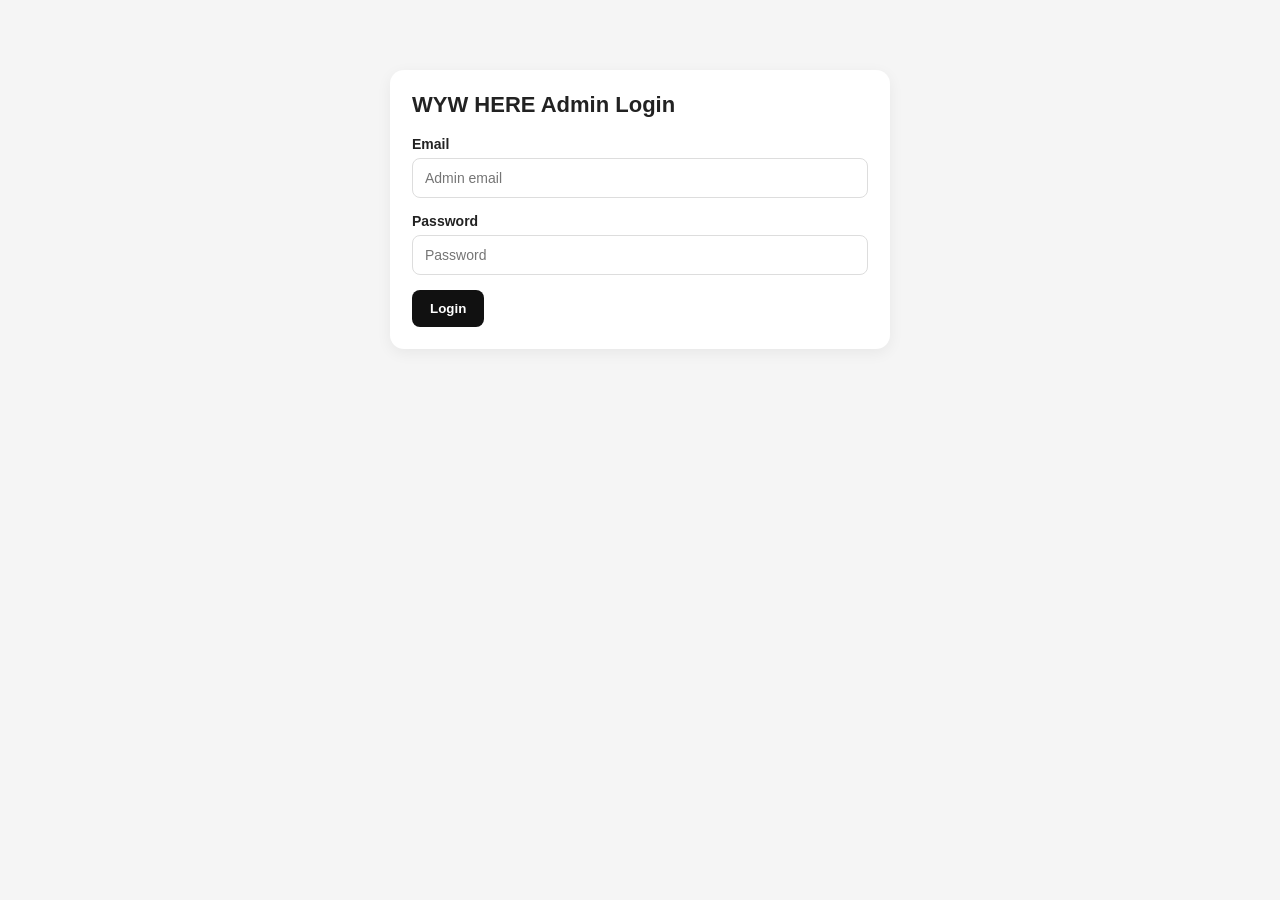
<file: admin.html>
<!DOCTYPE html>
<html lang="en">
<head>
  <meta charset="UTF-8" />
  <meta name="viewport" content="width=device-width, initial-scale=1.0" />

  <title>WYW HERE — Admin</title>

  <style>
    * {
      box-sizing: border-box;
      margin: 0;
      padding: 0;
      font-family: Arial, Helvetica, sans-serif;
    }

    body {
      background: #f5f5f5;
      color: #222;
    }

    .container {
      width: 92%;
      max-width: 1200px;
      margin: auto;
    }

    header {
      background: #111;
      color: white;
      padding: 18px 0;
      margin-bottom: 25px;
    }

    header .container {
      display: flex;
      justify-content: space-between;
      align-items: center;
      gap: 15px;
    }

    header h1 {
      font-size: 24px;
    }

    header button {
      background: #fff;
      color: #111;
      border: none;
      padding: 10px 16px;
      border-radius: 8px;
      cursor: pointer;
      font-weight: bold;
    }

    section {
      background: white;
      border-radius: 14px;
      padding: 22px;
      margin-bottom: 22px;
      box-shadow: 0 4px 15px rgba(0,0,0,0.06);
    }

    h2 {
      margin-bottom: 18px;
      font-size: 22px;
    }

    h3 {
      margin-bottom: 12px;
    }

    .hidden {
      display: none !important;
    }

    .field {
      margin-bottom: 15px;
    }

    .field label {
      display: block;
      margin-bottom: 6px;
      font-size: 14px;
      font-weight: bold;
    }

    .field input,
    .field textarea,
    .field select {
      width: 100%;
      padding: 11px 12px;
      border: 1px solid #ddd;
      border-radius: 8px;
      font-size: 14px;
      background: white;
    }

    .field textarea {
      min-height: 100px;
      resize: vertical;
    }

    .form-grid {
      display: grid;
      grid-template-columns: repeat(2, 1fr);
      gap: 15px;
    }

    .full {
      grid-column: 1 / -1;
    }

    .btn {
      border: none;
      padding: 11px 18px;
      border-radius: 8px;
      cursor: pointer;
      font-weight: bold;
    }

    .btn-primary {
      background: #111;
      color: white;
    }

    .btn-secondary {
      background: #eee;
      color: #111;
    }

    .btn-danger {
      background: #dc3545;
      color: white;
    }

    .btn-small {
      padding: 8px 12px;
      font-size: 13px;
    }

    .actions {
      display: flex;
      gap: 10px;
      flex-wrap: wrap;
      margin-top: 10px;
    }

    .message {
      margin-top: 12px;
      padding: 10px 12px;
      border-radius: 8px;
      font-size: 14px;
    }

    .success {
      background: #e8f7ec;
      color: #19692c;
    }

    .error {
      background: #fdeaea;
      color: #a71d2a;
    }

    /* LOGIN */

    #loginSection {
      max-width: 500px;
      margin: 70px auto;
    }

    /* STATS */

    .stats-grid {
      display: grid;
      grid-template-columns: repeat(4, 1fr);
      gap: 15px;
    }

    .stat-card {
      background: #fafafa;
      border: 1px solid #eee;
      border-radius: 12px;
      padding: 18px;
    }

    .stat-card span {
      display: block;
      color: #777;
      font-size: 13px;
      margin-bottom: 8px;
    }

    .stat-card strong {
      font-size: 25px;
      display: block;
    }

    /* FILTERS */

    .filters {
      display: grid;
      grid-template-columns: repeat(4, 1fr);
      gap: 12px;
      align-items: end;
    }

    .quick-buttons {
      display: flex;
      gap: 8px;
      flex-wrap: wrap;
      margin-top: 12px;
    }

    /* PRODUCTS */

    .product-item {
      border: 1px solid #eee;
      border-radius: 12px;
      padding: 15px;
      margin-bottom: 12px;
      display: flex;
      justify-content: space-between;
      gap: 15px;
      align-items: center;
    }

    .product-info h3 {
      margin-bottom: 6px;
      font-size: 17px;
    }

    .product-info p {
      color: #666;
      font-size: 13px;
      margin-bottom: 4px;
    }

    .product-actions {
      display: flex;
      gap: 8px;
      flex-wrap: wrap;
      justify-content: flex-end;
    }

    /* TABLE */

    .table-wrap {
      overflow-x: auto;
    }

    table {
      width: 100%;
      border-collapse: collapse;
      min-width: 700px;
    }

    th,
    td {
      text-align: left;
      padding: 11px 10px;
      border-bottom: 1px solid #eee;
      font-size: 14px;
    }

    th {
      background: #fafafa;
    }

    .empty {
      color: #777;
      text-align: center;
      padding: 20px 0;
    }

    @media (max-width: 900px) {
      .stats-grid {
        grid-template-columns: repeat(2, 1fr);
      }

      .filters {
        grid-template-columns: repeat(2, 1fr);
      }
    }

    @media (max-width: 650px) {
      .container {
        width: 94%;
      }

      .form-grid,
      .filters,
      .stats-grid {
        grid-template-columns: 1fr;
      }

      .product-item {
        flex-direction: column;
        align-items: flex-start;
      }

      .product-actions {
        justify-content: flex-start;
      }

      header .container {
        flex-direction: column;
        align-items: flex-start;
      }
    }
  </style>
</head>

<body>

  <!-- LOGIN -->
  <section id="loginSection" class="container">
    <h2>WYW HERE Admin Login</h2>

    <div class="field">
      <label>Email</label>
      <input type="email" id="loginEmail" placeholder="Admin email">
    </div>

    <div class="field">
      <label>Password</label>
      <input type="password" id="loginPassword" placeholder="Password">
    </div>

    <button class="btn btn-primary" id="loginBtn">
      Login
    </button>

    <div id="loginMessage"></div>
  </section>


  <!-- ADMIN APP -->
  <div id="adminApp" class="hidden">

    <header>
      <div class="container">
        <h1>WYW HERE — Admin Panel</h1>
        <button id="logoutBtn">Logout</button>
      </div>
    </header>


    <main class="container">

      <!-- ANALYTICS -->
      <section>
        <h2>Analytics</h2>

        <div class="stats-grid">
          <div class="stat-card">
            <span>Total Clicks</span>
            <strong id="totalClicks">0</strong>
          </div>

          <div class="stat-card">
            <span>Last 7 Days</span>
            <strong id="last7Clicks">0</strong>
          </div>

          <div class="stat-card">
            <span>Last 30 Days</span>
            <strong id="last30Clicks">0</strong>
          </div>

          <div class="stat-card">
            <span>Total Orders</span>
            <strong id="totalOrders">0</strong>
          </div>

          <div class="stat-card">
            <span>Total Sales</span>
            <strong id="totalSales">₹0</strong>
          </div>

          <div class="stat-card">
            <span>Total Commission</span>
            <strong id="totalCommission">₹0</strong>
          </div>

          <div class="stat-card">
            <span>Products</span>
            <strong id="totalProducts">0</strong>
          </div>

          <div class="stat-card">
            <span>Top Product</span>
            <strong id="topProduct">—</strong>
          </div>
        </div>
      </section>


      <!-- DATE FILTER -->
      <section>
        <h2>Analytics Filters</h2>

        <div class="filters">

          <div class="field">
            <label>From Date</label>
            <input type="date" id="fromDate">
          </div>

          <div class="field">
            <label>To Date</label>
            <input type="date" id="toDate">
          </div>

          <button class="btn btn-primary" id="applyFilterBtn">
            Apply Filter
          </button>

          <button class="btn btn-secondary" id="clearFilterBtn">
            Clear
          </button>

        </div>

        <div class="quick-buttons">
          <button class="btn btn-secondary btn-small" id="quick7">
            Last 7 Days
          </button>

          <button class="btn btn-secondary btn-small" id="quick30">
            Last 30 Days
          </button>

          <button class="btn btn-secondary btn-small" id="quickAll">
            All Time
          </button>
        </div>
      </section>


      <!-- ADD / EDIT PRODUCT -->
      <section>
        <h2 id="formTitle">Add Product</h2>

        <form id="productForm">

          <input type="hidden" id="productId">

          <div class="form-grid">

            <div class="field">
              <label>Product Name</label>
              <input
                type="text"
                id="name"
                placeholder="Product name"
                required
              >
            </div>


            <!-- UPDATED CATEGORY DROPDOWN -->
            <div class="field">
              <label>Category</label>

              <select id="category" required>
                <option value="">Select Category</option>

                <option value="Gadgets">Gadgets</option>
                <option value="Mobiles & Accessories">
                  Mobiles & Accessories
                </option>
                <option value="Computers & Laptops">
                  Computers & Laptops
                </option>
                <option value="Watches">Watches</option>
                <option value="Audio">Audio</option>
                <option value="TV & Electronics">
                  TV & Electronics
                </option>
                <option value="Home">Home</option>
                <option value="Kitchen">Kitchen</option>
                <option value="Beauty">Beauty</option>
                <option value="Fashion">Fashion</option>
                <option value="Footwear">Footwear</option>
                <option value="Fitness & Sports">
                  Fitness & Sports
                </option>
                <option value="Toys & Games">
                  Toys & Games
                </option>
                <option value="Automotive">Automotive</option>
                <option value="Travel">Travel</option>

              </select>
            </div>


            <div class="field">
              <label>Price</label>
              <input
                type="number"
                id="price"
                placeholder="999"
                step="0.01"
              >
            </div>


            <div class="field">
              <label>Affiliate Link</label>
              <input
                type="url"
                id="affiliateLink"
                placeholder="Amazon affiliate URL"
                required
              >
            </div>


            <div class="field full">
              <label>Main Image URL</label>
              <input
                type="url"
                id="image"
                placeholder="https://..."
              >
            </div>


            <div class="field">
              <label>Image 2 URL</label>
              <input
                type="url"
                id="image2"
                placeholder="https://..."
              >
            </div>


            <div class="field">
              <label>Image 3 URL</label>
              <input
                type="url"
                id="image3"
                placeholder="https://..."
              >
            </div>


            <div class="field">
              <label>Image 4 URL</label>
              <input
                type="url"
                id="image4"
                placeholder="https://..."
              >
            </div>


            <div class="field">
              <label>Image 5 URL</label>
              <input
                type="url"
                id="image5"
                placeholder="https://..."
              >
            </div>


            <div class="field full">
              <label>Description</label>
              <textarea
                id="description"
                placeholder="Product description"
              ></textarea>
            </div>

          </div>


          <div class="actions">

            <button
              type="submit"
              class="btn btn-primary"
              id="saveProductBtn"
            >
              Save Product
            </button>

            <button
              type="button"
              class="btn btn-secondary hidden"
              id="cancelEditBtn"
            >
              Cancel Edit
            </button>

          </div>

          <div id="productMessage"></div>

        </form>
      </section>


      <!-- PRODUCT LIST -->
      <section>
        <h2>Products</h2>

        <div id="productList">
          <div class="empty">Loading products...</div>
        </div>
      </section>


      <!-- PRODUCT PERFORMANCE -->
      <section>
        <h2>Product-wise Performance</h2>

        <div class="table-wrap">
          <table>
            <thead>
              <tr>
                <th>Product</th>
                <th>Clicks</th>
                <th>Orders</th>
                <th>Sales</th>
                <th>Commission</th>
              </tr>
            </thead>

            <tbody id="performanceBody">
              <tr>
                <td colspan="5" class="empty">
                  Loading...
                </td>
              </tr>
            </tbody>

          </table>
        </div>
      </section>


      <!-- RECENT CLICKS -->
      <section>
        <h2>Recent Affiliate Clicks</h2>

        <div class="table-wrap">
          <table>
            <thead>
              <tr>
                <th>Product</th>
                <th>Clicked At</th>
              </tr>
            </thead>

            <tbody id="recentClicksBody">
              <tr>
                <td colspan="2" class="empty">
                  Loading...
                </td>
              </tr>
            </tbody>

          </table>
        </div>
      </section>


      <!-- AMAZON SALES ENTRY -->
      <section>

        <h2>Add Amazon Sale</h2>

        <form id="saleForm">

          <div class="form-grid">

            <div class="field">
              <label>Sale Date</label>
              <input type="date" id="saleDate" required>
            </div>


            <div class="field">
              <label>Product</label>

              <select id="saleProduct">
                <option value="">
                  Select Product
                </option>
              </select>

            </div>


            <div class="field">
              <label>Product Name</label>

              <input
                type="text"
                id="saleProductName"
                placeholder="Product name"
              >

            </div>


            <div class="field">
              <label>Orders</label>

              <input
                type="number"
                id="saleOrders"
                value="1"
                min="0"
              >

            </div>


            <div class="field">
              <label>Sales Amount</label>

              <input
                type="number"
                id="saleAmount"
                placeholder="5000"
                step="0.01"
                min="0"
              >

            </div>


            <div class="field">
              <label>Commission Amount</label>

              <input
                type="number"
                id="saleCommission"
                placeholder="250"
                step="0.01"
                min="0"
              >

            </div>


            <div class="field full">
              <label>Notes</label>

              <textarea
                id="saleNotes"
                placeholder="Optional notes"
              ></textarea>

            </div>

          </div>


          <div class="actions">

            <button
              type="submit"
              class="btn btn-primary"
            >
              Save Sale
            </button>

          </div>

          <div id="saleMessage"></div>

        </form>

      </section>


      <!-- AMAZON SALES HISTORY -->
      <section>

        <h2>Amazon Sales History</h2>

        <div class="table-wrap">

          <table>

            <thead>
              <tr>
                <th>Date</th>
                <th>Product</th>
                <th>Orders</th>
                <th>Sales</th>
                <th>Commission</th>
                <th>Notes</th>
              </tr>
            </thead>

            <tbody id="salesHistoryBody">

              <tr>
                <td colspan="6" class="empty">
                  Loading...
                </td>
              </tr>

            </tbody>

          </table>

        </div>

      </section>

    </main>
  </div>


  <script>

    /* =========================
       SUPABASE CONFIG
    ========================= */

    const SUPABASE_URL =
      "https://ncavpnittrdgylogbjfp.supabase.co";

    const SUPABASE_KEY =
      "sb_publishable_7E-WPJlMCarIj-FA3quJAw_Z6XFLWqP";


    const ADMIN_EMAIL =
      "suryamjpru8953@gmail.com";


    /* =========================
       ELEMENTS
    ========================= */

    const loginSection =
      document.getElementById("loginSection");

    const adminApp =
      document.getElementById("adminApp");

    const loginBtn =
      document.getElementById("loginBtn");

    const logoutBtn =
      document.getElementById("logoutBtn");

    const loginMessage =
      document.getElementById("loginMessage");

    const productForm =
      document.getElementById("productForm");

    const productList =
      document.getElementById("productList");

    const productMessage =
      document.getElementById("productMessage");


    /* =========================
       API HELPERS
    ========================= */

    function getAccessToken() {
      return sessionStorage.getItem("wyw_access_token");
    }


    function getRefreshToken() {
      return sessionStorage.getItem("wyw_refresh_token");
    }


    function apiHeaders(auth = false) {

      const headers = {
        "apikey": SUPABASE_KEY,
        "Content-Type": "application/json"
      };

      if (auth && getAccessToken()) {
        headers["Authorization"] =
          `Bearer ${getAccessToken()}`;
      }

      return headers;
    }


    function showMessage(el, text, type) {

      el.className =
        `message ${type}`;

      el.textContent = text;

    }


    /* =========================
       LOGIN
    ========================= */

    async function login() {

      const email =
        document.getElementById("loginEmail")
          .value
          .trim();

      const password =
        document.getElementById("loginPassword")
          .value;

      if (!email || !password) {

        showMessage(
          loginMessage,
          "Email and password required.",
          "error"
        );

        return;

      }


      try {

        loginBtn.disabled = true;
        loginBtn.textContent = "Logging in...";


        const response =
          await fetch(
            `${SUPABASE_URL}/auth/v1/token?grant_type=password`,
            {
              method: "POST",
              headers: apiHeaders(false),
              body: JSON.stringify({
                email,
                password
              })
            }
          );


        const data =
          await response.json();


        if (!response.ok) {

          throw new Error(
            data.msg ||
            data.error_description ||
            "Login failed"
          );

        }


        sessionStorage.setItem(
          "wyw_access_token",
          data.access_token
        );

        sessionStorage.setItem(
          "wyw_refresh_token",
          data.refresh_token
        );


        await checkAdmin();


      } catch (error) {

        showMessage(
          loginMessage,
          error.message,
          "error"
        );

      } finally {

        loginBtn.disabled = false;
        loginBtn.textContent = "Login";

      }

    }


    async function checkAdmin() {

      const token =
        getAccessToken();

      if (!token) {
        return false;
      }


      const response =
        await fetch(
          `${SUPABASE_URL}/auth/v1/user`,
          {
            headers: {
              "apikey": SUPABASE_KEY,
              "Authorization":
                `Bearer ${token}`
            }
          }
        );


      if (!response.ok) {

        logout();

        return false;

      }


      const user =
        await response.json();


      if (user.email !== ADMIN_EMAIL) {

        showMessage(
          loginMessage,
          "You are not authorized as admin.",
          "error"
        );

        logout();

        return false;

      }


      loginSection.classList.add("hidden");
      adminApp.classList.remove("hidden");


      await loadAll();

      return true;

    }


    function logout() {

      sessionStorage.removeItem(
        "wyw_access_token"
      );

      sessionStorage.removeItem(
        "wyw_refresh_token"
      );

      adminApp.classList.add("hidden");
      loginSection.classList.remove("hidden");

    }


    loginBtn.addEventListener(
      "click",
      login
    );


    logoutBtn.addEventListener(
      "click",
      logout
    );


    /* =========================
       PRODUCTS
    ========================= */

    async function loadProducts() {

      try {

        const response =
          await fetch(
            `${SUPABASE_URL}/rest/v1/products?select=*&order=id.desc`,
            {
              headers:
                apiHeaders(true)
            }
          );


        if (!response.ok) {
          throw new Error(
            "Failed to load products."
          );
        }


        const products =
          await response.json();


        renderProducts(products);
        fillSaleProducts(products);


        document.getElementById(
          "totalProducts"
        ).textContent =
          products.length;


      } catch (error) {

        productList.innerHTML =
          `<div class="message error">
            ${error.message}
          </div>`;

      }

    }


    function renderProducts(products) {

      if (!products.length) {

        productList.innerHTML =
          `<div class="empty">
            No products found.
          </div>`;

        return;

      }


      productList.innerHTML =
        products.map(p => {

          return `

            <div class="product-item">

              <div class="product-info">

                <h3>
                  ${escapeHtml(p.name || "Untitled")}
                </h3>

                <p>
                  Category:
                  ${escapeHtml(p.category || "—")}
                </p>

                <p>
                  Price:
                  ₹${formatNumber(p.price)}
                </p>

              </div>

              <div class="product-actions">

                <button
                  class="btn btn-secondary btn-small"
                  onclick="editProduct(${p.id})"
                >
                  Edit
                </button>

                <button
                  class="btn btn-danger btn-small"
                  onclick="deleteProduct(${p.id})"
                >
                  Delete
                </button>

              </div>

            </div>

          `;

        }).join("");

    }


    async function editProduct(id) {

      try {

        const response =
          await fetch(
            `${SUPABASE_URL}/rest/v1/products?id=eq.${id}&select=*`,
            {
              headers:
                apiHeaders(true)
            }
          );


        const data =
          await response.json();


        if (!response.ok || !data.length) {

          throw new Error(
            "Product not found."
          );

        }


        const p = data[0];


        document.getElementById(
          "productId"
        ).value = p.id;

        document.getElementById(
          "name"
        ).value = p.name || "";

        document.getElementById(
          "category"
        ).value = p.category || "";

        document.getElementById(
          "price"
        ).value = p.price || "";

        document.getElementById(
          "affiliateLink"
        ).value = p.affiliate_link || "";

        document.getElementById(
          "image"
        ).value = p.image_url || "";

        document.getElementById(
          "image2"
        ).value = p.image_2 || "";

        document.getElementById(
          "image3"
        ).value = p.image_3 || "";

        document.getElementById(
          "image4"
        ).value = p.image_4 || "";

        document.getElementById(
          "image5"
        ).value = p.image_5 || "";

        document.getElementById(
          "description"
        ).value = p.description || "";


        document.getElementById(
          "formTitle"
        ).textContent = "Edit Product";

        document.getElementById(
          "saveProductBtn"
        ).textContent = "Update Product";

        document.getElementById(
          "cancelEditBtn"
        ).classList.remove("hidden");


        window.scrollTo({
          top: 0,
          behavior: "smooth"
        });


      } catch (error) {

        showMessage(
          productMessage,
          error.message,
          "error"
        );

      }

    }


    window.editProduct =
      editProduct;


    async function deleteProduct(id) {

      const ok =
        confirm(
          "Are you sure you want to delete this product?"
        );


      if (!ok) return;


      try {

        const response =
          await fetch(
            `${SUPABASE_URL}/rest/v1/products?id=eq.${id}`,
            {
              method: "DELETE",
              headers:
                apiHeaders(true)
            }
          );


        if (!response.ok) {

          const data =
            await response.text();

          throw new Error(
            data || "Delete failed."
          );

        }


        await loadProducts();
        await loadAnalytics();


      } catch (error) {

        alert(
          error.message
        );

      }

    }


    window.deleteProduct =
      deleteProduct;


    /* =========================
       ADD / UPDATE PRODUCT
    ========================= */

    productForm.addEventListener(
      "submit",
      async function(e) {

        e.preventDefault();


        const id =
          document.getElementById(
            "productId"
          ).value;


        const payload = {

          name:
            document.getElementById("name")
              .value
              .trim(),

          category:
            document.getElementById("category")
              .value,

          price:
            document.getElementById("price")
              .value
              ? Number(
                  document.getElementById("price")
                    .value
                )
              : null,

          image_url:
            document.getElementById("image")
              .value
              .trim(),

          image_2:
            document.getElementById("image2")
              .value
              .trim(),

          image_3:
            document.getElementById("image3")
              .value
              .trim(),

          image_4:
            document.getElementById("image4")
              .value
              .trim(),

          image_5:
            document.getElementById("image5")
              .value
              .trim(),

          description:
            document.getElementById("description")
              .value
              .trim(),

          affiliate_link:
            document.getElementById("affiliateLink")
              .value
              .trim()

        };


        try {

          document.getElementById(
            "saveProductBtn"
          ).disabled = true;


          let response;


          if (id) {

            response =
              await fetch(
                `${SUPABASE_URL}/rest/v1/products?id=eq.${id}`,
                {
                  method: "PATCH",
                  headers: {
                    ...apiHeaders(true),
                    "Prefer":
                      "return=representation"
                  },
                  body:
                    JSON.stringify(payload)
                }
              );

          } else {

            response =
              await fetch(
                `${SUPABASE_URL}/rest/v1/products`,
                {
                  method: "POST",
                  headers: {
                    ...apiHeaders(true),
                    "Prefer":
                      "return=representation"
                  },
                  body:
                    JSON.stringify(payload)
                }
              );

          }


          const result =
            await response.json();


          if (!response.ok) {

            throw new Error(
              result.message ||
              result.error ||
              "Save failed."
            );

          }


          showMessage(
            productMessage,
            id
              ? "Product updated successfully."
              : "Product added successfully.",
            "success"
          );


          resetProductForm();

          await loadProducts();
          await loadAnalytics();


        } catch (error) {

          showMessage(
            productMessage,
            error.message,
            "error"
          );

        } finally {

          document.getElementById(
            "saveProductBtn"
          ).disabled = false;

        }

      }
    );


    document.getElementById(
      "cancelEditBtn"
    ).addEventListener(
      "click",
      resetProductForm
    );


    function resetProductForm() {

      productForm.reset();

      document.getElementById(
        "productId"
      ).value = "";

      document.getElementById(
        "formTitle"
      ).textContent = "Add Product";

      document.getElementById(
        "saveProductBtn"
      ).textContent = "Save Product";

      document.getElementById(
        "cancelEditBtn"
      ).classList.add("hidden");

    }


    /* =========================
       ANALYTICS
    ========================= */

    async function loadAnalytics() {

      try {

        const response =
          await fetch(
            `${SUPABASE_URL}/rest/v1/affiliate_clicks?select=*`,
            {
              headers:
                apiHeaders(true)
            }
          );


        const clicks =
          await response.json();


        if (!response.ok) {

          throw new Error(
            "Failed to load analytics."
          );

        }


        calculateClickStats(
          clicks
        );

        renderRecentClicks(
          clicks
        );

        renderPerformance(
          clicks
        );


      } catch (error) {

        console.log(
          "Analytics error:",
          error.message
        );

      }


      await loadAmazonSales();

    }


    function calculateClickStats(
      clicks
    ) {

      const now =
        new Date();


      const sevenDays =
        new Date(
          now.getTime() -
          7 * 24 * 60 * 60 * 1000
        );


      const thirtyDays =
        new Date(
          now.getTime() -
          30 * 24 * 60 * 60 * 1000
        );


      const last7 =
        clicks.filter(c =>
          new Date(c.clicked_at) >= sevenDays
        ).length;


      const last30 =
        clicks.filter(c =>
          new Date(c.clicked_at) >= thirtyDays
        ).length;


      document.getElementById(
        "totalClicks"
      ).textContent =
        clicks.length;


      document.getElementById(
        "last7Clicks"
      ).textContent =
        last7;


      document.getElementById(
        "last30Clicks"
      ).textContent =
        last30;

    }


    function renderRecentClicks(
      clicks
    ) {

      const body =
        document.getElementById(
          "recentClicksBody"
        );


      const sorted =
        [...clicks]
          .sort(
            (a, b) =>
              new Date(b.clicked_at) -
              new Date(a.clicked_at)
          )
          .slice(0, 20);


      if (!sorted.length) {

        body.innerHTML =
          `<tr>
             <td colspan="2" class="empty">
               No clicks yet.
             </td>
           </tr>`;

        return;

      }


      body.innerHTML =
        sorted.map(c => {

          return `
            <tr>

              <td>
                ${escapeHtml(
                  c.product_name || "Unknown"
                )}
              </td>

              <td>
                ${formatDateTime(
                  c.clicked_at
                )}
              </td>

            </tr>
          `;

        }).join("");

    }


    async function renderPerformance(
      clicks
    ) {

      try {

        const productsResponse =
          await fetch(
            `${SUPABASE_URL}/rest/v1/products?select=id,name`,
            {
              headers:
                apiHeaders(true)
            }
          );


        const products =
          await productsResponse.json();


        const map =
          {};


        products.forEach(p => {

          map[p.name] = {

            clicks: 0,
            orders: 0,
            sales: 0,
            commission: 0

          };

        });


        clicks.forEach(c => {

          const name =
            c.product_name || "Unknown";


          if (!map[name]) {

            map[name] = {

              clicks: 0,
              orders: 0,
              sales: 0,
              commission: 0

            };

          }


          map[name].clicks++;

        });


        try {

          const salesResponse =
            await fetch(
              `${SUPABASE_URL}/rest/v1/amazon_sales?select=*`,
              {
                headers:
                  apiHeaders(true)
              }
            );


          if (salesResponse.ok) {

            const sales =
              await salesResponse.json();


            sales.forEach(s => {

              const name =
                s.product_name ||
                "Unknown";


              if (!map[name]) {

                map[name] = {

                  clicks: 0,
                  orders: 0,
                  sales: 0,
                  commission: 0

                };

              }


              map[name].orders +=
                Number(
                  s.orders || 0
                );

              map[name].sales +=
                Number(
                  s.sales_amount || 0
                );

              map[name].commission +=
                Number(
                  s.commission_amount || 0
                );

            });

          }

        } catch (e) {

          console.log(
            "Sales table unavailable."
          );

        }


        const body =
          document.getElementById(
            "performanceBody"
          );


        const rows =
          Object.entries(map)
            .sort(
              (a, b) =>
                b[1].clicks -
                a[1].clicks
            );


        const top =
          rows.length
            ? rows[0][0]
            : "—";


        document.getElementById(
          "topProduct"
        ).textContent =
          top;


        if (!rows.length) {

          body.innerHTML =
            `<tr>
              <td colspan="5" class="empty">
                No data yet.
              </td>
            </tr>`;

          return;

        }


        body.innerHTML =
          rows.map(
            ([name, data]) => {

              return `
                <tr>

                  <td>
                    ${escapeHtml(name)}
                  </td>

                  <td>
                    ${data.clicks}
                  </td>

                  <td>
                    ${data.orders}
                  </td>

                  <td>
                    ₹${formatNumber(
                      data.sales
                    )}
                  </td>

                  <td>
                    ₹${formatNumber(
                      data.commission
                    )}
                  </td>

                </tr>
              `;

            }
          ).join("");


      } catch (error) {

        console.log(
          error.message
        );

      }

    }


    /* =========================
       AMAZON SALES
    ========================= */

    async function loadAmazonSales() {

      try {

        const response =
          await fetch(
            `${SUPABASE_URL}/rest/v1/amazon_sales?select=*&order=sale_date.desc`,
            {
              headers:
                apiHeaders(true)
            }
          );


        if (!response.ok) {
          return;
        }


        const sales =
          await response.json();


        let orders = 0;
        let salesAmount = 0;
        let commission = 0;


        sales.forEach(s => {

          orders +=
            Number(
              s.orders || 0
            );

          salesAmount +=
            Number(
              s.sales_amount || 0
            );

          commission +=
            Number(
              s.commission_amount || 0
            );

        });


        document.getElementById(
          "totalOrders"
        ).textContent =
          orders;


        document.getElementById(
          "totalSales"
        ).textContent =
          `₹${formatNumber(
            salesAmount
          )}`;


        document.getElementById(
          "totalCommission"
        ).textContent =
          `₹${formatNumber(
            commission
          )}`;


        const body =
          document.getElementById(
            "salesHistoryBody"
          );


        if (!sales.length) {

          body.innerHTML =
            `<tr>
              <td colspan="6" class="empty">
                No sales entered yet.
              </td>
            </tr>`;

          return;

        }


        body.innerHTML =
          sales.map(s => {

            return `
              <tr>

                <td>
                  ${escapeHtml(
                    s.sale_date || "—"
                  )}
                </td>

                <td>
                  ${escapeHtml(
                    s.product_name || "—"
                  )}
                </td>

                <td>
                  ${Number(
                    s.orders || 0
                  )}
                </td>

                <td>
                  ₹${formatNumber(
                    s.sales_amount
                  )}
                </td>

                <td>
                  ₹${formatNumber(
                    s.commission_amount
                  )}
                </td>

                <td>
                  ${escapeHtml(
                    s.notes || "—"
                  )}
                </td>

              </tr>
            `;

          }).join("");


      } catch (error) {

        console.log(
          "Amazon sales:",
          error.message
        );

      }

    }


    document.getElementById(
      "saleForm"
    ).addEventListener(
      "submit",
      async function(e) {

        e.preventDefault();


        const payload = {

          sale_date:
            document.getElementById(
              "saleDate"
            ).value,

          product_id:
            document.getElementById(
              "saleProduct"
            ).value || null,

          product_name:
            document.getElementById(
              "saleProductName"
            ).value.trim(),

          orders:
            Number(
              document.getElementById(
                "saleOrders"
              ).value || 0
            ),

          sales_amount:
            Number(
              document.getElementById(
                "saleAmount"
              ).value || 0
            ),

          commission_amount:
            Number(
              document.getElementById(
                "saleCommission"
              ).value || 0
            ),

          notes:
            document.getElementById(
              "saleNotes"
            ).value.trim()

        };


        try {

          const response =
            await fetch(
              `${SUPABASE_URL}/rest/v1/amazon_sales`,
              {
                method: "POST",
                headers: {
                  ...apiHeaders(true),
                  "Prefer":
                    "return=representation"
                },
                body:
                  JSON.stringify(payload)
              }
            );


          const result =
            await response.json();


          if (!response.ok) {

            throw new Error(
              result.message ||
              result.error ||
              "Could not save sale."
            );

          }


          showMessage(
            document.getElementById(
              "saleMessage"
            ),
            "Sale saved successfully.",
            "success"
          );


          document.getElementById(
            "saleForm"
          ).reset();


          await loadAmazonSales();
          await loadAnalytics();


        } catch (error) {

          showMessage(
            document.getElementById(
              "saleMessage"
            ),
            error.message,
            "error"
          );

        }

      }
    );


    function fillSaleProducts(
      products
    ) {

      const select =
        document.getElementById(
          "saleProduct"
        );


      select.innerHTML =
        `<option value="">
          Select Product
        </option>`;


      products.forEach(p => {

        const option =
          document.createElement(
            "option"
          );


        option.value =
          p.id;


        option.textContent =
          p.name;


        option.dataset.productName =
          p.name;


        select.appendChild(
          option
        );

      });

    }


    document.getElementById(
      "saleProduct"
    ).addEventListener(
      "change",
      function() {

        const option =
          this.options[
            this.selectedIndex
          ];


        if (
          option &&
          option.dataset.productName
        ) {

          document.getElementById(
            "saleProductName"
          ).value =
            option.dataset.productName;

        }

      }
    );


    /* =========================
       FILTER BUTTONS
    ========================= */

    document.getElementById(
      "quick7"
    ).addEventListener(
      "click",
      () => {

        const today =
          new Date();

        const from =
          new Date(
            today.getTime() -
            7 * 24 * 60 * 60 * 1000
          );


        document.getElementById(
          "fromDate"
        ).value =
          toInputDate(from);


        document.getElementById(
          "toDate"
        ).value =
          toInputDate(today);


        applyDateFilter();

      }
    );


    document.getElementById(
      "quick30"
    ).addEventListener(
      "click",
      () => {

        const today =
          new Date();

        const from =
          new Date(
            today.getTime() -
            30 * 24 * 60 * 60 * 1000
          );


        document.getElementById(
          "fromDate"
        ).value =
          toInputDate(from);


        document.getElementById(
          "toDate"
        ).value =
          toInputDate(today);


        applyDateFilter();

      }
    );


    document.getElementById(
      "quickAll"
    ).addEventListener(
      "click",
      () => {

        document.getElementById(
          "fromDate"
        ).value = "";

        document.getElementById(
          "toDate"
        ).value = "";


        loadAnalytics();

      }
    );


    document.getElementById(
      "applyFilterBtn"
    ).addEventListener(
      "click",
      applyDateFilter
    );


    document.getElementById(
      "clearFilterBtn"
    ).addEventListener(
      "click",
      () => {

        document.getElementById(
          "fromDate"
        ).value = "";

        document.getElementById(
          "toDate"
        ).value = "";

        loadAnalytics();

      }
    );


    async function applyDateFilter() {

      const from =
        document.getElementById(
          "fromDate"
        ).value;

      const to =
        document.getElementById(
          "toDate"
        ).value;


      let query =
        "?select=*";


      if (from) {

        query +=
          `&clicked_at=gte.${from}T00:00:00`;

      }


      if (to) {

        query +=
          `&clicked_at=lte.${to}T23:59:59`;

      }


      query +=
        "&order=clicked_at.desc";


      try {

        const response =
          await fetch(
            `${SUPABASE_URL}/rest/v1/affiliate_clicks${query}`,
            {
              headers:
                apiHeaders(true)
            }
          );


        const clicks =
          await response.json();


        if (!response.ok) {

          throw new Error(
            "Filter failed."
          );

        }


        document.getElementById(
          "totalClicks"
        ).textContent =
          clicks.length;


        renderRecentClicks(
          clicks
        );

        renderPerformance(
          clicks
        );


      } catch (error) {

        console.log(
          error.message
        );

      }

    }


    /* =========================
       LOAD EVERYTHING
    ========================= */

    async function loadAll() {

      await loadProducts();

      await loadAnalytics();

    }


    /* =========================
       UTILITIES
    ========================= */

    function formatNumber(
      value
    ) {

      const num =
        Number(value || 0);

      return num.toLocaleString(
        "en-IN",
        {
          maximumFractionDigits: 2
        }
      );

    }


    function formatDateTime(
      value
    ) {

      if (!value) {
        return "—";
      }


      const date =
        new Date(value);


      if (isNaN(date.getTime())) {
        return value;
      }


      return date.toLocaleString(
        "en-IN",
        {
          dateStyle: "medium",
          timeStyle: "short"
        }
      );

    }


    function toInputDate(
      date
    ) {

      const year =
        date.getFullYear();


      const month =
        String(
          date.getMonth() + 1
        ).padStart(
          2,
          "0"
        );


      const day =
        String(
          date.getDate()
        ).padStart(
          2,
          "0"
        );


      return `${year}-${month}-${day}`;

    }


    function escapeHtml(
      text
    ) {

      return String(
        text ?? ""
      )
        .replace(
          /&/g,
          "&amp;"
        )
        .replace(
          /</g,
          "&lt;"
        )
        .replace(
          />/g,
          "&gt;"
        )
        .replace(
          /"/g,
          "&quot;"
        )
        .replace(
          /'/g,
          "&#039;"
        );

    }


    /* =========================
       AUTO LOGIN CHECK
    ========================= */

    (async function() {

      if (getAccessToken()) {

        await checkAdmin();

      }

    })();

  </script>

</body>
</html>
</file>
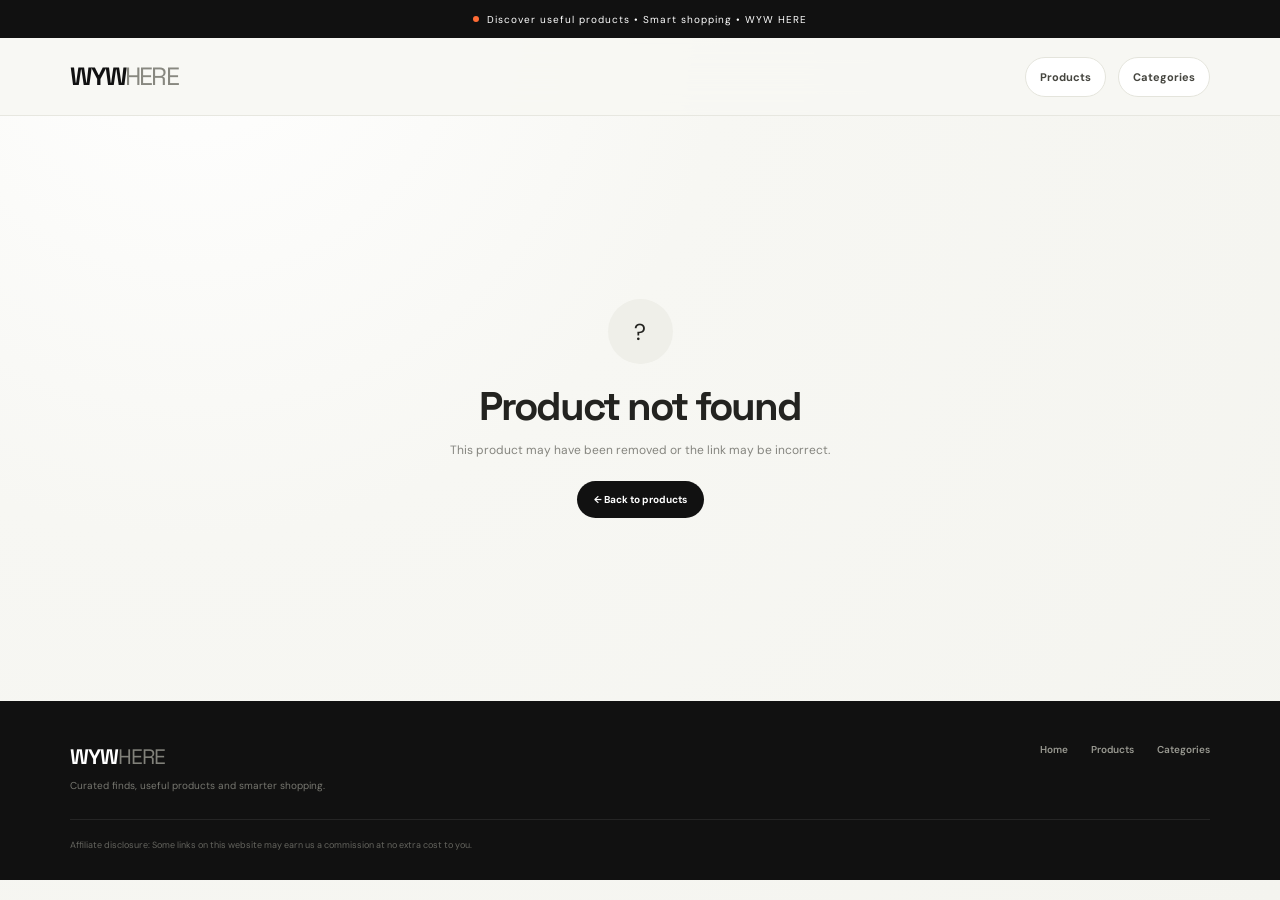
<file: product.html>
<!DOCTYPE html>
<html lang="en">

<head>

  <meta charset="UTF-8">

  <meta
    name="viewport"
    content="width=device-width, initial-scale=1.0"
  >

  <meta
    name="theme-color"
    content="#111111"
  >

  <meta
    name="description"
    content="Discover this product on WYW HERE."
  >

  <title>WYW HERE | Product</title>


  <link rel="preconnect" href="https://fonts.googleapis.com">

  <link
    rel="preconnect"
    href="https://fonts.gstatic.com"
    crossorigin
  >

  <link
    href="https://fonts.googleapis.com/css2?family=DM+Sans:wght@400;500;600;700&family=Space+Grotesk:wght@500;600;700&display=swap"
    rel="stylesheet"
  >


  <style>

    :root{

      --bg:#f7f7f3;
      --white:#ffffff;

      --black:#111111;
      --dark:#191917;

      --text:#232320;
      --muted:#777770;
      --muted2:#9a9a91;

      --line:#e4e4dc;

      --accent:#ff6b35;
      --accent-soft:#fff0e9;

      --green:#d9f99d;

      --radius:26px;

      --shadow:
        0 18px 50px rgba(0,0,0,.07);

      --shadow-hover:
        0 25px 65px rgba(0,0,0,.12);

    }


    *{
      box-sizing:border-box;
      margin:0;
      padding:0;
    }


    html{
      scroll-behavior:smooth;
    }


    body{

      font-family:
        "DM Sans",
        Arial,
        sans-serif;

      background:
        radial-gradient(
          circle at 15% 0%,
          #fff 0,
          #f7f7f3 38%,
          #f4f4ef 100%
        );

      color:var(--text);

      min-height:100vh;

    }


    a{
      text-decoration:none;
    }


    button,
    input{
      font:inherit;
    }


    /* ==================================================
       TOP BAR
    ================================================== */

    .topbar{

      min-height:38px;

      padding:8px 20px;

      display:flex;
      justify-content:center;
      align-items:center;

      background:#111;

      color:#fff;

      font-size:10px;

      letter-spacing:1px;

      text-align:center;

    }


    .topbar-dot{

      width:6px;
      height:6px;

      margin-right:8px;

      background:#ff6b35;

      border-radius:50%;

      animation:
        pulse 1.7s infinite;

    }


    @keyframes pulse{

      0%,
      100%{
        transform:scale(1);
      }

      50%{
        transform:scale(1.45);
      }

    }


    /* ==================================================
       HEADER
    ================================================== */

    .header{

      position:sticky;

      top:0;

      z-index:1000;

      min-height:78px;

      padding:
        0 5.5%;

      display:flex;

      align-items:center;

      justify-content:space-between;

      background:
        rgba(247,247,243,.88);

      backdrop-filter:
        blur(18px);

      -webkit-backdrop-filter:
        blur(18px);

      border-bottom:
        1px solid rgba(228,228,220,.85);

    }


    .logo{

      font-family:
        "Space Grotesk",
        sans-serif;

      font-size:25px;

      line-height:1;

      font-weight:700;

      color:#111;

      letter-spacing:-1.8px;

    }


    .logo span{

      color:#888880;

      font-weight:400;

    }


    .header-right{

      display:flex;

      align-items:center;

      gap:12px;

    }


    .header-link{

      display:inline-flex;

      align-items:center;

      justify-content:center;

      min-height:40px;

      padding:
        0 14px;

      border:
        1px solid var(--line);

      background:#fff;

      color:#45453f;

      border-radius:999px;

      font-size:11px;

      font-weight:700;

      transition:.2s ease;

    }


    .header-link:hover{

      transform:translateY(-2px);

      border-color:#cfcfc7;

    }


    .mobile-home{

      display:none;

    }


    /* ==================================================
       PAGE WRAPPER
    ================================================== */

    .page{

      max-width:1280px;

      margin:0 auto;

      padding:
        28px 5.5%
        85px;

    }


    /* ==================================================
       BREADCRUMB
    ================================================== */

    .breadcrumb{

      display:flex;

      align-items:center;

      gap:8px;

      margin:
        9px 0 28px;

      color:#9a9a92;

      font-size:10px;

      font-weight:600;

    }


    .breadcrumb a{

      color:#777770;

      transition:.2s ease;

    }


    .breadcrumb a:hover{

      color:#111;

    }


    .breadcrumb-current{

      max-width:300px;

      white-space:nowrap;

      overflow:hidden;

      text-overflow:ellipsis;

    }


    /* ==================================================
       PRODUCT DETAIL
    ================================================== */

    .product-detail{

      display:grid;

      grid-template-columns:
        minmax(0,1.03fr)
        minmax(0,.97fr);

      gap:65px;

      align-items:start;

    }


    /* ==================================================
       GALLERY
    ================================================== */

    .gallery{

      position:sticky;

      top:105px;

    }


    .main-image-box{

      position:relative;

      width:100%;

      aspect-ratio:1 / 1;

      overflow:hidden;

      border-radius:32px;

      background:
        linear-gradient(
          135deg,
          #efefea,
          #dfdfd8
        );

      border:
        1px solid var(--line);

      box-shadow:
        var(--shadow);

    }


    .main-image-box img{

      width:100%;
      height:100%;

      object-fit:cover;

      display:block;

      transition:
        transform .45s ease;

    }


    .main-image-box:hover
    img{

      transform:
        scale(1.025);

    }


    .gallery-label{

      position:absolute;

      left:16px;
      top:16px;

      z-index:5;

      padding:
        8px 11px;

      border-radius:999px;

      background:
        rgba(17,17,17,.84);

      color:#fff;

      backdrop-filter:
        blur(10px);

      font-size:8px;

      font-weight:700;

      text-transform:uppercase;

      letter-spacing:1.3px;

    }


    .gallery-count{

      position:absolute;

      right:16px;
      top:16px;

      z-index:5;

      padding:
        8px 11px;

      border-radius:999px;

      background:
        rgba(255,255,255,.9);

      color:#444;

      backdrop-filter:
        blur(10px);

      font-size:9px;

      font-weight:700;

    }


    .gallery-btn{

      position:absolute;

      top:50%;

      transform:
        translateY(-50%);

      z-index:10;

      width:43px;
      height:43px;

      border:0;

      border-radius:50%;

      background:
        rgba(17,17,17,.78);

      color:#fff;

      display:flex;

      align-items:center;

      justify-content:center;

      font-size:22px;

      cursor:pointer;

      backdrop-filter:
        blur(8px);

      transition:
        transform .2s ease,
        background .2s ease;

    }


    .gallery-btn:hover{

      background:#111;

      transform:
        translateY(-50%) scale(1.05);

    }


    .gallery-prev{
      left:15px;
    }


    .gallery-next{
      right:15px;
    }


    .thumbnails{

      display:flex;

      gap:10px;

      overflow-x:auto;

      scrollbar-width:none;

      margin-top:14px;

      padding:
        3px 2px 5px;

    }


    .thumbnails::-webkit-scrollbar{
      display:none;
    }


    .thumbnail{

      position:relative;

      width:76px;
      height:76px;

      flex:
        0 0 76px;

      overflow:hidden;

      border-radius:14px;

      border:
        2px solid transparent;

      background:#ededE8;

      cursor:pointer;

      transition:.2s ease;

    }


    .thumbnail:hover{

      transform:
        translateY(-2px);

    }


    .thumbnail.active{

      border-color:#111;

      box-shadow:
        0 6px 15px rgba(0,0,0,.08);

    }


    .thumbnail img{

      width:100%;
      height:100%;

      object-fit:cover;

    }


    /* ==================================================
       PRODUCT INFORMATION
    ================================================== */

    .product-info{

      padding:
        8px 0 0;

    }


    .category-pill{

      display:inline-flex;

      align-items:center;

      gap:7px;

      padding:
        8px 11px;

      background:
        var(--accent-soft);

      color:#c65329;

      border-radius:999px;

      font-size:9px;

      font-weight:700;

      text-transform:uppercase;

      letter-spacing:1.3px;

    }


    .category-pill::before{

      content:"";

      width:5px;
      height:5px;

      background:
        var(--accent);

      border-radius:50%;

    }


    .product-title{

      font-family:
        "Space Grotesk",
        sans-serif;

      font-size:
        clamp(42px,5.2vw,72px);

      line-height:.94;

      letter-spacing:-4px;

      margin:
        20px 0 18px;

      color:#121210;

    }


    .product-description{

      color:#74746d;

      font-size:14px;

      line-height:1.8;

      max-width:590px;

    }


    .price-box{

      margin-top:28px;

      padding:
        20px 0;

      border-top:
        1px solid var(--line);

      border-bottom:
        1px solid var(--line);

    }


    .price-label{

      display:block;

      color:#a0a099;

      font-size:9px;

      font-weight:700;

      letter-spacing:1.5px;

      text-transform:uppercase;

      margin-bottom:7px;

    }


    .price{

      font-family:
        "Space Grotesk",
        sans-serif;

      font-size:28px;

      font-weight:700;

      letter-spacing:-1px;

      color:#111;

    }


    .buy-area{

      margin-top:23px;

    }


    .buy-btn{

      width:100%;

      min-height:58px;

      border:0;

      border-radius:15px;

      background:#111;

      color:#fff;

      display:flex;

      align-items:center;

      justify-content:center;

      gap:10px;

      cursor:pointer;

      font-size:12px;

      font-weight:700;

      letter-spacing:.5px;

      box-shadow:
        0 14px 32px rgba(0,0,0,.12);

      transition:
        transform .25s ease,
        box-shadow .25s ease,
        background .25s ease;

    }


    .buy-btn:hover{

      transform:
        translateY(-3px);

      background:#252522;

      box-shadow:
        0 19px 38px rgba(0,0,0,.17);

    }


    .buy-btn:active{

      transform:
        translateY(0);

    }


    .buy-subtext{

      margin-top:9px;

      text-align:center;

      color:#9a9a92;

      font-size:9px;

    }


    .feature-strip{

      display:grid;

      grid-template-columns:
        repeat(3,1fr);

      gap:9px;

      margin-top:25px;

    }


    .feature{

      border:
        1px solid var(--line);

      border-radius:15px;

      background:#fff;

      padding:
        14px 12px;

      text-align:center;

    }


    .feature-icon{

      font-size:16px;

      margin-bottom:6px;

    }


    .feature strong{

      display:block;

      font-size:10px;

      margin-bottom:3px;

    }


    .feature span{

      display:block;

      color:#96968f;

      font-size:8px;

      line-height:1.4;

    }


    .share-row{

      margin-top:22px;

      display:flex;

      align-items:center;

      justify-content:space-between;

      gap:15px;

      flex-wrap:wrap;

    }


    .share-label{

      color:#92928b;

      font-size:9px;

      font-weight:700;

      text-transform:uppercase;

      letter-spacing:1px;

    }


    .copy-btn{

      border:
        1px solid var(--line);

      background:#fff;

      color:#45453f;

      padding:
        9px 12px;

      border-radius:10px;

      font-size:9px;

      font-weight:700;

      cursor:pointer;

      transition:.2s ease;

    }


    .copy-btn:hover{

      transform:
        translateY(-1px);

      border-color:#cfcfc7;

    }


    /* ==================================================
       RELATED PRODUCTS
    ================================================== */

    .related-section{

      margin-top:110px;

    }


    .section-header{

      display:flex;

      align-items:flex-end;

      justify-content:space-between;

      gap:25px;

      margin-bottom:25px;

    }


    .eyebrow{

      color:#999990;

      font-size:9px;

      text-transform:uppercase;

      font-weight:700;

      letter-spacing:2px;

      margin-bottom:7px;

    }


    .section-title{

      font-family:
        "Space Grotesk",
        sans-serif;

      font-size:
        clamp(31px,4vw,47px);

      line-height:1;

      letter-spacing:-2.5px;

    }


    .section-link{

      display:inline-flex;

      align-items:center;

      gap:6px;

      color:#5b5b55;

      font-size:10px;

      font-weight:700;

      transition:.2s ease;

    }


    .section-link:hover{

      color:#111;

      transform:
        translateX(2px);

    }


    .related-grid{

      display:grid;

      grid-template-columns:
        repeat(4,1fr);

      gap:16px;

    }


    .related-card{

      background:#fff;

      border:
        1px solid var(--line);

      border-radius:21px;

      overflow:hidden;

      transition:
        transform .27s ease,
        box-shadow .27s ease;

    }


    .related-card:hover{

      transform:
        translateY(-5px);

      box-shadow:
        var(--shadow-hover);

    }


    .related-image{

      height:225px;

      overflow:hidden;

      background:
        linear-gradient(
          135deg,
          #eeeeE9,
          #dfdfda
        );

    }


    .related-image img{

      width:100%;
      height:100%;

      object-fit:cover;

      display:block;

      transition:
        transform .45s ease;

    }


    .related-card:hover
    .related-image img{

      transform:
        scale(1.05);

    }


    .related-content{

      padding:
        15px;

    }


    .related-category{

      color:#999991;

      font-size:8px;

      font-weight:700;

      text-transform:uppercase;

      letter-spacing:1.2px;

      margin-bottom:7px;

    }


    .related-name{

      font-family:
        "Space Grotesk",
        sans-serif;

      font-size:16px;

      line-height:1.18;

      letter-spacing:-.5px;

      display:
        -webkit-box;

      -webkit-line-clamp:2;

      -webkit-box-orient:vertical;

      overflow:hidden;

      min-height:38px;

    }


    .related-bottom{

      display:flex;

      align-items:center;

      justify-content:space-between;

      gap:10px;

      margin-top:13px;

    }


    .related-price{

      font-size:12px;

      font-weight:700;

    }


    .related-view{

      width:31px;
      height:31px;

      border:
        1px solid var(--line);

      border-radius:9px;

      display:flex;

      align-items:center;

      justify-content:center;

      color:#444;

      font-weight:700;

      font-size:12px;

    }


    /* ==================================================
       LOADING
    ================================================== */

    .loading-page{

      min-height:
        70vh;

      display:flex;

      align-items:center;

      justify-content:center;

    }


    .loader{

      width:34px;
      height:34px;

      border:
        3px solid #e3e3dc;

      border-top-color:#111;

      border-radius:50%;

      animation:
        spin .8s linear infinite;

    }


    @keyframes spin{

      to{
        transform:rotate(360deg);
      }

    }


    /* ==================================================
       NOT FOUND / ERROR
    ================================================== */

    .state{

      min-height:
        65vh;

      display:flex;

      align-items:center;

      justify-content:center;

      text-align:center;

      padding:60px 20px;

    }


    .state-inner{

      max-width:500px;

    }


    .state-icon{

      width:65px;
      height:65px;

      margin:
        0 auto 17px;

      display:flex;

      align-items:center;
      justify-content:center;

      border-radius:50%;

      background:#efefe9;

      font-size:23px;

    }


    .state h1{

      font-family:
        "Space Grotesk",
        sans-serif;

      font-size:40px;

      letter-spacing:-2px;

      margin-bottom:9px;

    }


    .state p{

      color:#85857f;

      font-size:12px;

      line-height:1.6;

    }


    .state a{

      display:inline-flex;

      align-items:center;

      justify-content:center;

      margin-top:20px;

      background:#111;

      color:#fff;

      padding:
        12px 17px;

      border-radius:999px;

      font-size:10px;

      font-weight:700;

    }


    /* ==================================================
       FOOTER
    ================================================== */

    footer{

      background:#111;

      color:#777770;

      padding:
        42px 5.5%
        27px;

    }


    .footer-inner{

      max-width:1280px;

      margin:0 auto;

      display:flex;

      justify-content:space-between;

      align-items:flex-start;

      gap:30px;

    }


    .footer-logo{

      font-family:
        "Space Grotesk",
        sans-serif;

      font-size:21px;

      font-weight:700;

      color:#fff;

      letter-spacing:-1px;

    }


    .footer-logo span{

      color:#81817a;

      font-weight:400;

    }


    .footer-tag{

      max-width:340px;

      margin-top:8px;

      color:#777770;

      font-size:10px;

      line-height:1.6;

    }


    .footer-links{

      display:flex;

      gap:23px;

      flex-wrap:wrap;

    }


    .footer-links a{

      color:#999991;

      font-size:10px;

      font-weight:600;

    }


    .footer-links a:hover{

      color:#fff;

    }


    .footer-disclosure{

      max-width:1280px;

      margin:
        25px auto 0;

      padding-top:18px;

      border-top:
        1px solid #252525;

      font-size:9px;

      line-height:1.7;

      color:#65655f;

    }


    /* ==================================================
       RESPONSIVE
    ================================================== */

    @media(max-width:1000px){

      .product-detail{

        grid-template-columns:
          1fr;

        gap:40px;

      }


      .gallery{

        position:relative;

        top:auto;

      }


      .main-image-box{

        max-width:720px;

      }


      .related-grid{

        grid-template-columns:
          repeat(3,1fr);

      }

    }


    @media(max-width:720px){

      .header{

        min-height:68px;

        padding:
          0 5%;

      }


      .header-right .header-link{

        display:none;

      }


      .mobile-home{

        display:inline-flex;

      }


      .page{

        padding:
          18px 5%
          65px;

      }


      .breadcrumb{

        margin:
          6px 0 20px;

      }


      .product-title{

        font-size:
          clamp(39px,13vw,58px);

        letter-spacing:-3px;

      }


      .product-description{

        font-size:13px;

      }


      .main-image-box{

        border-radius:23px;

      }


      .thumbnail{

        width:63px;
        height:63px;

        flex-basis:63px;

      }


      .feature-strip{

        grid-template-columns:
          repeat(3,1fr);

      }


      .related-section{

        margin-top:75px;

      }


      .section-header{

        align-items:flex-start;

        flex-direction:column;

        gap:10px;

      }


      .related-grid{

        grid-template-columns:
          repeat(2,1fr);

        gap:12px;

      }


      .related-image{

        height:190px;

      }


      .related-content{

        padding:12px;

      }


      .related-name{

        font-size:14px;

      }


      .footer-inner{

        flex-direction:column;

      }

    }


    @media(max-width:440px){

      .topbar{

        font-size:8px;

      }


      .gallery-btn{

        width:39px;
        height:39px;

      }


      .feature-strip{

        gap:6px;

      }


      .feature{

        padding:
          11px 7px;

      }


      .feature strong{

        font-size:9px;

      }


      .feature span{

        font-size:7px;

      }


      .related-image{

        height:165px;

      }

    }

  </style>

</head>


<body>


  <!-- =================================================
       ANNOUNCEMENT
  ================================================== -->

  <div class="topbar">

    <div class="topbar-dot"></div>

    <span>
      Discover useful products • Smart shopping • WYW HERE
    </span>

  </div>


  <!-- =================================================
       HEADER
  ================================================== -->

  <header class="header">

    <a
      href="index.html"
      class="logo"
    >
      WYW<span>HERE</span>
    </a>


    <div class="header-right">

      <a
        href="index.html#products"
        class="header-link"
      >
        Products
      </a>


      <a
        href="index.html#categories"
        class="header-link"
      >
        Categories
      </a>


      <a
        href="index.html"
        class="header-link mobile-home"
      >
        Home
      </a>

    </div>

  </header>



  <main id="app">


    <!-- =================================================
         LOADING
    ================================================== -->

    <div class="loading-page">

      <div class="loader"></div>

    </div>

  </main>



  <!-- =================================================
       FOOTER
  ================================================== -->

  <footer>

    <div class="footer-inner">

      <div>

        <a
          href="index.html"
          class="footer-logo"
        >
          WYW<span>HERE</span>
        </a>

        <div class="footer-tag">

          Curated finds, useful products and smarter shopping.

        </div>

      </div>


      <div class="footer-links">

        <a href="index.html">
          Home
        </a>

        <a href="index.html#products">
          Products
        </a>

        <a href="index.html#categories">
          Categories
        </a>

      </div>

    </div>


    <div class="footer-disclosure">

      Affiliate disclosure: Some links on this website
      may earn us a commission at no extra cost to you.

    </div>

  </footer>



  <script>

    /* =====================================================
       SUPABASE
    ===================================================== */

    const SUPABASE_URL =
      "https://ncavpnittrdgylogbjfp.supabase.co";


    const SUPABASE_KEY =
      "sb_publishable_7E-WPJlMCarIj-FA3quJAw_Z6XFLWqP";


    const app =
      document.getElementById(
        "app"
      );


    const productId =
      new URLSearchParams(
        window.location.search
      ).get("id");


    let currentProduct = null;

    let galleryImages = [];

    let currentImage = 0;


    /* =====================================================
       HELPERS
    ===================================================== */

    function escapeHtml(value){

      return String(value ?? "")
        .replace(
          /[&<>"']/g,
          function(match){

            return {

              "&":"&amp;",
              "<":"&lt;",
              ">":"&gt;",
              '"':"&quot;",
              "'":"&#039;"

            }[match];

          }
        );

    }


    function formatPrice(value){

      const number =
        Number(value || 0);

      return (
        "₹" +
        number.toLocaleString(
          "en-IN",
          {
            maximumFractionDigits:2
          }
        )
      );

    }


    /* =====================================================
       AFFILIATE CLICK TRACKING
    ===================================================== */

    async function trackAffiliateClick(){

      try{

        if(!currentProduct){

          return false;

        }


        const response =
          await fetch(

            `${SUPABASE_URL}/rest/v1/affiliate_clicks`,

            {

              method:"POST",

              headers:{

                "apikey":
                  SUPABASE_KEY,

                "Authorization":
                  `Bearer ${SUPABASE_KEY}`,

                "Content-Type":
                  "application/json",

                "Prefer":
                  "return=minimal"

              },

              body:
                JSON.stringify({

                  product_id:
                    currentProduct.id,

                  product_name:
                    currentProduct.name

                }),

              keepalive:true

            }

          );


        return response.ok;

      }

      catch(error){

        console.error(
          "Affiliate tracking error:",
          error
        );

        return false;

      }

    }


    /* =====================================================
       BUY NOW
    ===================================================== */

    async function handleBuy(){

      if(!currentProduct){

        return;

      }


      const affiliateLink =
        currentProduct.affiliate_link;


      if(!affiliateLink){

        alert(
          "Affiliate link is not available for this product."
        );

        return;

      }


      /*
       * New tab immediately.
       * User click gesture ke andar open hota hai.
       */

      const newWindow =
        window.open(
          "about:blank",
          "_blank"
        );


      /*
       * Tracking.
       */

      await trackAffiliateClick();


      /*
       * Amazon / affiliate destination.
       */

      if(newWindow){

        newWindow.location.href =
          affiliateLink;

      }

      else{

        window.location.href =
          affiliateLink;

      }

    }


    /* =====================================================
       GALLERY
    ===================================================== */

    function selectImage(index){

      if(
        index < 0 ||
        index >= galleryImages.length
      ){

        return;

      }


      currentImage =
        index;


      updateGallery();

    }


    function nextImage(){

      if(
        galleryImages.length <= 1
      ){

        return;

      }


      currentImage =
        (
          currentImage + 1
        ) %
        galleryImages.length;


      updateGallery();

    }


    function previousImage(){

      if(
        galleryImages.length <= 1
      ){

        return;

      }


      currentImage =
        (
          currentImage -
          1 +
          galleryImages.length
        ) %
        galleryImages.length;


      updateGallery();

    }


    function updateGallery(){

      const image =
        document.getElementById(
          "mainProductImage"
        );


      if(image){

        image.src =
          galleryImages[currentImage];

      }


      document
        .querySelectorAll(
          ".thumbnail"
        )
        .forEach(
          (thumbnail,index) => {

            thumbnail.classList.toggle(
              "active",
              index === currentImage
            );

          }
        );


      const counter =
        document.getElementById(
          "galleryCounter"
        );


      if(counter){

        counter.textContent =
          `${currentImage + 1} / ${galleryImages.length}`;

      }

    }


    /* =====================================================
       COPY PRODUCT LINK
    ===================================================== */

    async function copyProductLink(){

      try{

        await navigator.clipboard.writeText(
          window.location.href
        );


        const button =
          document.getElementById(
            "copyBtn"
          );


        if(button){

          const oldText =
            button.textContent;


          button.textContent =
            "Copied ✓";


          setTimeout(
            () => {

              button.textContent =
                oldText;

            },
            1600
          );

        }

      }

      catch(error){

        console.error(
          "Copy failed:",
          error
        );

      }

    }


    /* =====================================================
       LOAD RELATED PRODUCTS
    ===================================================== */

    async function loadRelatedProducts(){

      if(!currentProduct){

        return;

      }


      try{

        const category =
          currentProduct.category ||
          "";


        const url =

          `${SUPABASE_URL}/rest/v1/products` +

          `?select=id,name,category,price,image_url` +

          `&category=eq.${encodeURIComponent(category)}` +

          `&id=neq.${encodeURIComponent(currentProduct.id)}` +

          `&order=id.desc` +

          `&limit=4`;


        const response =
          await fetch(

            url,

            {

              headers:{

                "apikey":
                  SUPABASE_KEY,

                "Authorization":
                  `Bearer ${SUPABASE_KEY}`

              }

            }

          );


        if(!response.ok){

          return;

        }


        const products =
          await response.json();


        const container =
          document.getElementById(
            "relatedGrid"
          );


        if(!container){

          return;

        }


        if(!products.length){

          document
            .getElementById(
              "relatedSection"
            )
            ?.remove();

          return;

        }


        container.innerHTML =
          products.map(
            product => `

              <article class="related-card">

                <a
                  href="product.html?id=${encodeURIComponent(product.id)}"
                >

                  <div class="related-image">

                    ${
                      product.image_url

                      ?

                      `
                        <img
                          src="${escapeHtml(
                            product.image_url
                          )}"
                          alt="${escapeHtml(
                            product.name
                          )}"
                          loading="lazy"
                        >
                      `

                      :

                      `
                        <div
                          style="
                            width:100%;
                            height:100%;
                            display:flex;
                            align-items:center;
                            justify-content:center;
                            font-size:30px;
                            color:#aaa;
                          "
                        >
                          ✦
                        </div>
                      `

                    }

                  </div>


                  <div class="related-content">

                    <div class="related-category">

                      ${escapeHtml(
                        product.category
                      )}

                    </div>


                    <div class="related-name">

                      ${escapeHtml(
                        product.name
                      )}

                    </div>


                    <div class="related-bottom">

                      <div class="related-price">

                        ${formatPrice(
                          product.price
                        )}

                      </div>


                      <div class="related-view">

                        →

                      </div>

                    </div>

                  </div>

                </a>

              </article>

            `
          ).join("");


      }

      catch(error){

        console.error(
          "Related products error:",
          error
        );

      }

    }


    /* =====================================================
       RENDER PRODUCT
    ===================================================== */

    function renderProduct(product){

      galleryImages = [

        product.image_url,
        product.image_2,
        product.image_3,
        product.image_4,
        product.image_5

      ].filter(
        image =>
          image &&
          String(image).trim()
      );


      currentImage = 0;


      const hasMultipleImages =
        galleryImages.length > 1;


      app.innerHTML = `

        <div class="page">


          <!-- ================================
               BREADCRUMB
          ================================= -->

          <div class="breadcrumb">

            <a href="index.html">
              Home
            </a>

            <span>›</span>

            <a href="index.html#categories">
              ${escapeHtml(
                product.category || "Products"
              )}
            </a>

            <span>›</span>

            <span class="breadcrumb-current">
              ${escapeHtml(
                product.name
              )}
            </span>

          </div>



          <!-- ================================
               PRODUCT DETAIL
          ================================= -->

          <section class="product-detail">


            <!-- ==============================
                 GALLERY
            =============================== -->

            <div class="gallery">


              <div class="main-image-box">


                <div class="gallery-label">
                  WYW PICK
                </div>


                ${
                  galleryImages.length
                    ? `

                      <img
                        id="mainProductImage"
                        src="${escapeHtml(
                          galleryImages[0]
                        )}"
                        alt="${escapeHtml(
                          product.name
                        )}"
                      >

                    `
                    : `

                      <div
                        style="
                          width:100%;
                          height:100%;
                          display:flex;
                          align-items:center;
                          justify-content:center;
                          color:#aaa;
                          font-size:70px;
                        "
                      >
                        ✦
                      </div>

                    `
                }


                ${
                  hasMultipleImages

                    ? `

                      <div
                        class="gallery-count"
                        id="galleryCounter"
                      >
                        1 / ${galleryImages.length}
                      </div>


                      <button
                        type="button"
                        class="gallery-btn gallery-prev"
                        onclick="previousImage()"
                        aria-label="Previous image"
                      >
                        ‹
                      </button>


                      <button
                        type="button"
                        class="gallery-btn gallery-next"
                        onclick="nextImage()"
                        aria-label="Next image"
                      >
                        ›
                      </button>

                    `

                    : ""

                }

              </div>



              ${
                hasMultipleImages

                  ? `

                    <div class="thumbnails">

                      ${galleryImages.map(
                        (image,index) => `

                          <div
                            class="thumbnail ${
                              index === 0
                                ? "active"
                                : ""
                            }"
                            onclick="selectImage(${index})"
                          >

                            <img
                              src="${escapeHtml(
                                image
                              )}"
                              alt="Product image ${index + 1}"
                              loading="lazy"
                            >

                          </div>

                        `
                      ).join("")}

                    </div>

                  `

                  : ""

              }


            </div>



            <!-- ==============================
                 INFORMATION
            =============================== -->

            <div class="product-info">


              <div class="category-pill">

                ${escapeHtml(
                  product.category ||
                  "Product"
                )}

              </div>


              <h1 class="product-title">

                ${escapeHtml(
                  product.name
                )}

              </h1>


              <p class="product-description">

                ${escapeHtml(
                  product.description ||
                  "A useful find worth checking out."
                )}

              </p>


              <div class="price-box">

                <span class="price-label">
                  Current listed price
                </span>

                <div class="price">

                  ${formatPrice(
                    product.price
                  )}

                </div>

              </div>


              <!-- ===========================
                   BUY
              ============================ -->

              <div class="buy-area">


                <button
                  class="buy-btn"
                  type="button"
                  onclick="handleBuy()"
                >

                  CHECK PRICE / BUY NOW

                  <span>
                    ↗
                  </span>

                </button>


                <div class="buy-subtext">

                  You'll be redirected to the retailer.

                </div>

              </div>



              <!-- ===========================
                   FEATURES
              ============================ -->

              <div class="feature-strip">


                <div class="feature">

                  <div class="feature-icon">
                    ✦
                  </div>

                  <strong>
                    Curated Pick
                  </strong>

                  <span>
                    Selected for discovery
                  </span>

                </div>


                <div class="feature">

                  <div class="feature-icon">
                    ↗
                  </div>

                  <strong>
                    Easy Checkout
                  </strong>

                  <span>
                    Continue on retailer
                  </span>

                </div>


                <div class="feature">

                  <div class="feature-icon">
                    ✓
                  </div>

                  <strong>
                    Product Info
                  </strong>

                  <span>
                    Images & details included
                  </span>

                </div>


              </div>



              <!-- ===========================
                   SHARE
              ============================ -->

              <div class="share-row">

                <span class="share-label">
                  Share this find
                </span>


                <button
                  type="button"
                  class="copy-btn"
                  id="copyBtn"
                  onclick="copyProductLink()"
                >
                  Copy Product Link
                </button>

              </div>

            </div>


          </section>



          <!-- ================================
               RELATED
          ================================= -->

          <section
            class="related-section"
            id="relatedSection"
          >

            <div class="section-header">

              <div>

                <div class="eyebrow">
                  More to explore
                </div>

                <h2 class="section-title">
                  You may also like
                </h2>

              </div>


              <a
                href="index.html#products"
                class="section-link"
              >
                View all products →
              </a>

            </div>


            <div
              class="related-grid"
              id="relatedGrid"
            >

            </div>

          </section>


        </div>

      `;


      loadRelatedProducts();

    }


    /* =====================================================
       NOT FOUND
    ===================================================== */

    function showNotFound(){

      app.innerHTML = `

        <div class="state">

          <div class="state-inner">

            <div class="state-icon">
              ?
            </div>

            <h1>
              Product not found
            </h1>

            <p>
              This product may have been removed
              or the link may be incorrect.
            </p>

            <a href="index.html">
              ← Back to products
            </a>

          </div>

        </div>

      `;

    }


    /* =====================================================
       ERROR
    ===================================================== */

    function showError(){

      app.innerHTML = `

        <div class="state">

          <div class="state-inner">

            <div class="state-icon">
              !
            </div>

            <h1>
              Something went wrong
            </h1>

            <p>
              Product load nahi ho raha.
              Please try again.
            </p>

            <a href="index.html">
              ← Back to products
            </a>

          </div>

        </div>

      `;

    }


    /* =====================================================
       LOAD PRODUCT
    ===================================================== */

    async function loadProduct(){

      try{

        if(!productId){

          showNotFound();

          return;

        }


        const response =
          await fetch(

            `${SUPABASE_URL}/rest/v1/products?id=eq.${encodeURIComponent(productId)}&select=*`,

            {

              headers:{

                "apikey":
                  SUPABASE_KEY,

                "Authorization":
                  `Bearer ${SUPABASE_KEY}`

              },

              cache:
                "no-store"

            }

          );


        if(!response.ok){

          throw new Error(
            await response.text()
          );

        }


        const data =
          await response.json();


        if(
          !Array.isArray(data) ||
          !data.length
        ){

          showNotFound();

          return;

        }


        currentProduct =
          data[0];


        document.title =
          `WYW HERE | ${currentProduct.name}`;


        /*
         * Dynamic meta description.
         */

        const description =
          document.querySelector(
            'meta[name="description"]'
          );


        if(description){

          description.setAttribute(
            "content",
            currentProduct.description ||
            `Discover ${currentProduct.name} on WYW HERE.`
          );

        }


        renderProduct(
          currentProduct
        );


      }

      catch(error){

        console.error(
          "Product loading error:",
          error
        );

        showError();

      }

    }


    /* =====================================================
       KEYBOARD GALLERY
    ===================================================== */

    document.addEventListener(
      "keydown",
      function(event){

        if(
          galleryImages.length <= 1
        ){

          return;

        }


        if(
          event.key === "ArrowRight"
        ){

          nextImage();

        }


        if(
          event.key === "ArrowLeft"
        ){

          previousImage();

        }

      }
    );


    /* =====================================================
       START
    ===================================================== */

    loadProduct();

  </script>


</body>

</html>
</file>
<file: style.css>
@import url('https://fonts.googleapis.com/css2?family=DM+Sans:wght@400;500;600;700&family=Space+Grotesk:wght@500;600;700&display=swap');

/* =========================================================
   RESET
========================================================= */

*{
  box-sizing:border-box;
  margin:0;
  padding:0;
}

html{
  scroll-behavior:smooth;
}

body{
  font-family:"DM Sans",sans-serif;
  background:#f8f8f5;
  color:#171717;
  line-height:1.5;
  overflow-x:hidden;
}

img{
  display:block;
  max-width:100%;
}

button,
input{
  font:inherit;
}

button{
  cursor:pointer;
}

a{
  color:inherit;
}

:root{
  --bg:#f8f8f5;
  --surface:#ffffff;
  --surface-soft:#efefe9;
  --ink:#171717;
  --muted:#70706b;
  --muted-light:#999991;
  --line:#e5e5df;
  --dark:#171717;

  --radius:20px;

  --shadow:
    0 15px 45px rgba(0,0,0,.055);

  --shadow-hover:
    0 24px 60px rgba(0,0,0,.10);
}


/* =========================================================
   TYPOGRAPHY
========================================================= */

h1,
h2,
h3,
h4{
  font-family:"Space Grotesk",sans-serif;
  color:var(--ink);
}

h1,
h2,
h3{
  letter-spacing:-2px;
}

::selection{
  background:#171717;
  color:#fff;
}


/* =========================================================
   HEADER
========================================================= */

.header{
  height:76px;

  padding:0 6%;

  display:flex;
  align-items:center;
  justify-content:space-between;

  background:rgba(248,248,245,.94);

  backdrop-filter:blur(18px);
  -webkit-backdrop-filter:blur(18px);

  border-bottom:1px solid var(--line);

  position:sticky;
  top:0;
  z-index:100;
}

.logo{
  font-family:"Space Grotesk",sans-serif;

  font-weight:700;

  font-size:23px;

  letter-spacing:-1.5px;

  color:var(--ink);

  text-decoration:none;

  white-space:nowrap;
}

.logo span{
  font-weight:400;
}

nav{
  display:flex;
  align-items:center;
  gap:32px;
}

nav a{
  position:relative;

  color:#242424;

  text-decoration:none;

  font-size:14px;

  font-weight:500;

  padding:8px 0;

  transition:.2s ease;
}

nav a:hover{
  color:#777;
}

nav a::after{
  content:"";

  position:absolute;

  left:0;
  bottom:2px;

  width:0;
  height:1px;

  background:#171717;

  transition:.25s ease;
}

nav a:hover::after{
  width:100%;
}


/* =========================================================
   HERO
========================================================= */

.hero{
  max-width:1250px;

  margin:auto;

  min-height:570px;

  padding:95px 6% 85px;

  display:grid;

  grid-template-columns:1.2fr .8fr;

  gap:70px;

  align-items:center;
}

.eyebrow{
  font-size:11px;

  font-weight:700;

  letter-spacing:2.2px;

  color:#7c7c76;
}

.hero h1{
  font-size:clamp(54px,7vw,88px);

  line-height:.93;

  margin:20px 0 25px;

  max-width:850px;
}

.hero h1 span{
  color:#898982;
}

.hero-text{
  max-width:525px;

  color:var(--muted);

  font-size:17px;

  line-height:1.7;

  margin-bottom:32px;
}

.primary-btn{
  display:inline-flex;

  align-items:center;

  justify-content:center;

  gap:8px;

  background:#171717;

  color:#fff;

  text-decoration:none;

  padding:15px 24px;

  border-radius:999px;

  font-size:14px;

  font-weight:700;

  box-shadow:0 10px 25px rgba(0,0,0,.10);

  transition:
    transform .2s ease,
    box-shadow .2s ease,
    background .2s ease;
}

.primary-btn:hover{
  background:#000;

  transform:translateY(-2px);

  box-shadow:
    0 15px 32px rgba(0,0,0,.16);
}

.primary-btn:active{
  transform:translateY(0);
}


/* =========================================================
   HERO CARD
========================================================= */

.hero-card{
  position:relative;

  overflow:hidden;

  background:
    radial-gradient(
      circle at 80% 18%,
      #3d3d39 0,
      #252521 27%,
      #181818 65%
    );

  color:#fff;

  border-radius:30px;

  min-height:335px;

  padding:38px;

  display:flex;

  flex-direction:column;

  justify-content:flex-end;

  box-shadow:
    0 25px 60px rgba(0,0,0,.14);

  transition:
    transform .3s ease,
    box-shadow .3s ease;
}

.hero-card::before{
  content:"";

  position:absolute;

  width:190px;
  height:190px;

  border:1px solid rgba(255,255,255,.12);

  border-radius:50%;

  top:-70px;
  right:-55px;
}

.hero-card::after{
  content:"";

  position:absolute;

  width:280px;
  height:280px;

  border:1px solid rgba(255,255,255,.065);

  border-radius:50%;

  top:-115px;
  right:-100px;
}

.hero-card:hover{
  transform:translateY(-5px);

  box-shadow:
    0 30px 70px rgba(0,0,0,.18);
}

.hero-card p{
  position:relative;

  z-index:2;

  color:#a9a9a3;

  font-size:11px;

  text-transform:uppercase;

  letter-spacing:2px;
}

.hero-card h3{
  position:relative;

  z-index:2;

  color:#fff;

  font-size:31px;

  line-height:1.04;

  margin-top:12px;
}

.spark{
  position:absolute;

  top:32px;
  right:36px;

  font-size:58px;

  color:#fff;

  opacity:.9;

  z-index:2;

  animation:sparkle 3s ease-in-out infinite;
}

@keyframes sparkle{
  0%,
  100%{
    transform:rotate(0deg) scale(1);
  }

  50%{
    transform:rotate(12deg) scale(1.08);
  }
}


/* =========================================================
   SECTIONS
========================================================= */

.section{
  max-width:1250px;

  margin:auto;

  padding:65px 6%;
}

.section-head{
  display:flex;

  justify-content:space-between;

  align-items:flex-end;

  gap:25px;

  margin-bottom:28px;
}

h2{
  font-size:40px;

  line-height:1;

  margin-top:8px;
}


/* =========================================================
   CATEGORIES
========================================================= */

.categories{
  display:flex;

  gap:9px;

  flex-wrap:wrap;
}

.cat{
  border:1px solid var(--line);

  background:#fff;

  color:#222;

  border-radius:999px;

  padding:11px 18px;

  font-size:13px;

  font-weight:600;

  transition:
    background .2s ease,
    color .2s ease,
    border-color .2s ease,
    transform .2s ease;
}

.cat:hover{
  transform:translateY(-1px);

  border-color:#c9c9c3;
}

.cat.active{
  background:#171717;

  color:#fff;

  border-color:#171717;
}


/* =========================================================
   SEARCH
========================================================= */

.search{
  width:250px;

  border:1px solid var(--line);

  background:#fff;

  color:#171717;

  border-radius:999px;

  padding:13px 18px;

  outline:none;

  font-size:13px;

  transition:
    border-color .2s ease,
    box-shadow .2s ease;
}

.search::placeholder{
  color:#999;
}

.search:focus{
  border-color:#171717;

  box-shadow:
    0 0 0 4px rgba(0,0,0,.045);
}


/* =========================================================
   PRODUCT GRID
========================================================= */

.product-grid{
  display:grid;

  grid-template-columns:repeat(4,1fr);

  gap:20px;
}


/* =========================================================
   PRODUCT CARD
========================================================= */

.product{
  background:var(--surface);

  border:1px solid var(--line);

  border-radius:20px;

  overflow:hidden;

  position:relative;

  transition:
    transform .25s ease,
    box-shadow .25s ease,
    border-color .25s ease;
}

.product:hover{
  transform:translateY(-5px);

  box-shadow:var(--shadow-hover);

  border-color:#d7d7d1;
}


/* =========================================================
   PRODUCT IMAGE
========================================================= */

.product-img{
  height:235px;

  background:
    linear-gradient(
      135deg,
      #f1f1ed,
      #e8e8e2
    );

  display:flex;

  align-items:center;

  justify-content:center;

  overflow:hidden;

  position:relative;
}

.product-img::after{
  content:"";

  position:absolute;

  inset:0;

  background:
    linear-gradient(
      120deg,
      transparent 35%,
      rgba(255,255,255,.35),
      transparent 65%
    );

  transform:translateX(-120%);

  transition:.6s ease;

  pointer-events:none;
}

.product:hover .product-img::after{
  transform:translateX(120%);
}

.product-img img{
  width:100%;
  height:100%;

  object-fit:cover;

  transition:transform .45s ease;
}

.product:hover .product-img img{
  transform:scale(1.045);
}

.placeholder{
  font-size:52px;

  color:#aaa;
}


/* =========================================================
   PRODUCT INFO
========================================================= */

.product-info{
  padding:19px;
}

.tag{
  display:inline-block;

  font-size:10px;

  text-transform:uppercase;

  letter-spacing:1.5px;

  color:#888;

  font-weight:700;
}

.product h3{
  font-size:20px;

  line-height:1.15;

  letter-spacing:-.8px;

  margin:8px 0 7px;

  display:-webkit-box;

  -webkit-line-clamp:2;

  -webkit-box-orient:vertical;

  overflow:hidden;
}

.desc{
  font-size:13px;

  color:#777;

  line-height:1.5;

  min-height:39px;

  display:-webkit-box;

  -webkit-line-clamp:2;

  -webkit-box-orient:vertical;

  overflow:hidden;
}

.bottom{
  display:flex;

  align-items:center;

  justify-content:space-between;

  gap:12px;

  margin-top:17px;
}

.price{
  font-size:16px;

  font-weight:700;

  white-space:nowrap;
}

.buy{
  display:inline-flex;

  align-items:center;

  justify-content:center;

  background:#171717;

  color:#fff;

  text-decoration:none;

  padding:10px 14px;

  border-radius:10px;

  font-size:11px;

  font-weight:700;

  white-space:nowrap;

  transition:
    background .2s ease,
    transform .2s ease;
}

.buy:hover{
  background:#000;

  transform:translateY(-1px);
}

.buy.disabled{
  opacity:.45;

  cursor:default;
}


/* =========================================================
   ABOUT — PREMIUM / CLEAN
========================================================= */

.about{
  max-width:1130px;

  margin:80px auto 90px;

  padding:75px 7%;

  position:relative;

  overflow:hidden;

  background:
    radial-gradient(
      circle at 92% 15%,
      rgba(255,255,255,.8),
      transparent 28%
    ),
    linear-gradient(
      135deg,
      #ecece6,
      #e7e7e1
    );

  border:1px solid #e0e0da;

  border-radius:30px;

  box-shadow:
    0 18px 45px rgba(0,0,0,.035);
}

.about::before{
  content:"";

  position:absolute;

  width:280px;
  height:280px;

  border:1px solid rgba(0,0,0,.055);

  border-radius:50%;

  right:-100px;

  top:-100px;
}

.about::after{
  content:"✦";

  position:absolute;

  right:7%;

  top:20%;

  font-size:78px;

  color:rgba(0,0,0,.055);

  transform:rotate(12deg);
}

.about .eyebrow{
  position:relative;

  z-index:2;
}

.about h2{
  position:relative;

  z-index:2;

  font-size:56px;

  line-height:.98;

  margin:14px 0 24px;

  max-width:650px;
}

.about p:last-child{
  position:relative;

  z-index:2;

  max-width:600px;

  color:#666660;

  line-height:1.75;

  font-size:15px;
}


/* =========================================================
   OPTIONAL ABOUT DETAIL TEXT
   Works if you add .about-detail in HTML
========================================================= */

.about-detail{
  position:relative;

  z-index:2;

  max-width:700px;

  margin-top:18px;

  color:#686862;

  font-size:14px;

  line-height:1.75;
}

.about-detail strong{
  color:#242424;

  font-weight:600;
}


/* =========================================================
   FOOTER — SIMPLE PREMIUM
========================================================= */

footer{
  margin-top:20px;

  padding:55px 6% 30px;

  border-top:1px solid var(--line);

  background:#f8f8f5;

  display:flex;

  justify-content:space-between;

  align-items:flex-start;

  gap:40px;

  color:#777;

  font-size:12px;
}

footer .logo{
  color:#171717;
}

footer p{
  max-width:520px;

  text-align:right;

  line-height:1.7;

  color:#85857f;
}


/*
  If old affiliate disclosure is still present
  in footer, keep footer visually clean.
*/

footer p{
  font-size:0;
}

footer p::before{
  content:"WYW HERE — Curated finds, useful products, and smarter shopping.";

  font-size:12px;

  color:#85857f;
}


/* =========================================================
   PRODUCT DETAIL PAGE
========================================================= */

.detail{
  max-width:1200px;

  margin:60px auto;

  padding:0 6%;

  display:grid;

  grid-template-columns:1fr 1fr;

  gap:60px;

  align-items:center;
}


/* =========================================================
   DETAIL GALLERY
========================================================= */

.gallery{
  width:100%;
}

.detail-image{
  height:520px;

  background:
    linear-gradient(
      135deg,
      #f1f1ed,
      #e7e7e1
    );

  border-radius:28px;

  display:flex;

  align-items:center;

  justify-content:center;

  overflow:hidden;

  position:relative;

  border:1px solid var(--line);

  box-shadow:
    0 20px 50px rgba(0,0,0,.055);
}

.detail-image img{
  width:100%;
  height:100%;

  object-fit:cover;

  transition:opacity .2s ease;
}

.detail-image .placeholder{
  font-size:80px;

  color:#aaa;
}


/* =========================================================
   GALLERY BUTTONS
========================================================= */

.gallery-btn{
  position:absolute;

  top:50%;

  transform:translateY(-50%);

  width:44px;
  height:44px;

  border:1px solid rgba(255,255,255,.15);

  border-radius:50%;

  background:rgba(0,0,0,.72);

  color:#fff;

  font-size:25px;

  display:flex;

  align-items:center;

  justify-content:center;

  z-index:5;

  transition:
    background .2s ease,
    transform .2s ease;
}

.gallery-btn:hover{
  background:#000;

  transform:
    translateY(-50%)
    scale(1.06);
}

.gallery-prev{
  left:16px;
}

.gallery-next{
  right:16px;
}


/* =========================================================
   THUMBNAILS
========================================================= */

.thumbnails{
  display:flex;

  gap:10px;

  margin-top:14px;

  overflow-x:auto;

  padding-bottom:6px;

  scrollbar-width:thin;
}

.thumbnail{
  width:75px;
  height:75px;

  flex:0 0 75px;

  border-radius:12px;

  overflow:hidden;

  cursor:pointer;

  border:2px solid transparent;

  background:#eee;

  transition:
    border-color .2s ease,
    transform .2s ease;
}

.thumbnail:hover{
  transform:translateY(-2px);
}

.thumbnail img{
  width:100%;
  height:100%;

  object-fit:cover;
}

.thumbnail.active{
  border-color:#171717;
}


/* =========================================================
   DETAIL INFO
========================================================= */

.detail-info .tag{
  font-size:11px;

  text-transform:uppercase;

  letter-spacing:2px;

  color:#777;

  font-weight:700;
}

.detail-info h1{
  font-size:clamp(40px,5vw,62px);

  line-height:.98;

  margin:13px 0;

  letter-spacing:-2.5px;
}

.detail-price{
  font-size:27px;

  font-weight:700;

  margin:20px 0;
}

.detail-desc{
  color:#666;

  line-height:1.75;

  max-width:520px;

  font-size:15px;
}

.buy-large{
  display:inline-flex;

  align-items:center;

  justify-content:center;

  margin-top:27px;

  background:#171717;

  color:#fff;

  text-decoration:none;

  padding:16px 25px;

  border-radius:12px;

  font-weight:700;

  font-size:14px;

  box-shadow:
    0 10px 25px rgba(0,0,0,.10);

  transition:
    transform .2s ease,
    background .2s ease,
    box-shadow .2s ease;
}

.buy-large:hover{
  background:#000;

  transform:translateY(-2px);

  box-shadow:
    0 15px 32px rgba(0,0,0,.17);
}

.back-link{
  display:inline-flex;

  margin-top:22px;

  color:#555;

  text-decoration:none;

  font-size:14px;

  transition:
    color .2s ease,
    transform .2s ease;
}

.back-link:hover{
  color:#111;

  transform:translateX(-2px);
}


/* =========================================================
   LOADING
========================================================= */

.products-loading{
  grid-column:1/-1;

  min-height:220px;

  display:flex;

  flex-direction:column;

  align-items:center;

  justify-content:center;

  gap:15px;

  color:#777;
}

.loader{
  width:28px;
  height:28px;

  border:2px solid #ddd;

  border-top-color:#171717;

  border-radius:50%;

  animation:spin .8s linear infinite;
}

@keyframes spin{
  to{
    transform:rotate(360deg);
  }
}


/* =========================================================
   EMPTY / ERROR
========================================================= */

.products-empty{
  grid-column:1/-1;

  min-height:220px;

  padding:45px 20px;

  text-align:center;

  display:flex;

  flex-direction:column;

  align-items:center;

  justify-content:center;

  background:#fff;

  border:1px dashed var(--line);

  border-radius:20px;
}

.empty-icon{
  width:45px;
  height:45px;

  display:flex;

  align-items:center;
  justify-content:center;

  border-radius:50%;

  background:#f0f0eb;

  color:#777;

  margin-bottom:14px;
}

.products-empty h3{
  font-size:22px;

  letter-spacing:-.8px;

  margin-bottom:5px;
}

.products-empty p{
  color:#777;

  font-size:13px;
}

.retry-btn{
  margin-top:16px;

  background:#171717;

  color:#fff;

  border:0;

  padding:10px 17px;

  border-radius:9px;

  font-size:11px;

  font-weight:700;
}


/* =========================================================
   NOT FOUND
========================================================= */

.not-found{
  max-width:700px;

  margin:120px auto;

  padding:30px;

  text-align:center;
}

.not-found h1{
  font-size:48px;

  margin-bottom:15px;
}

.not-found p{
  color:#777;

  margin-bottom:10px;
}


/* =========================================================
   FOCUS
========================================================= */

a:focus-visible,
button:focus-visible,
input:focus-visible{
  outline:3px solid rgba(0,0,0,.18);

  outline-offset:3px;
}


/* =========================================================
   SCROLLBAR
========================================================= */

::-webkit-scrollbar{
  width:9px;
  height:9px;
}

::-webkit-scrollbar-track{
  background:#f1f1ed;
}

::-webkit-scrollbar-thumb{
  background:#c9c9c2;

  border-radius:999px;
}

::-webkit-scrollbar-thumb:hover{
  background:#aaa9a2;
}


/* =========================================================
   TABLET
========================================================= */

@media(max-width:1050px){

  .hero{
    grid-template-columns:1fr .8fr;

    gap:40px;
  }

  .product-grid{
    grid-template-columns:repeat(3,1fr);
  }

  .detail{
    gap:40px;
  }

}


/* =========================================================
   TABLET
========================================================= */

@media(max-width:850px){

  .header{
    height:70px;

    padding:0 5%;
  }

  nav{
    gap:20px;
  }

  .hero{
    grid-template-columns:1fr;

    padding:
      65px 5%
      60px;

    min-height:auto;

    gap:40px;
  }

  .hero h1{
    font-size:clamp(52px,11vw,76px);
  }

  .hero-card{
    min-height:250px;
  }

  .section{
    padding:
      50px 5%;
  }

  .product-grid{
    grid-template-columns:repeat(2,1fr);
  }

  .products-head{
    align-items:flex-start;

    flex-direction:column;

    gap:16px;
  }

  .search{
    width:100%;
  }

  .about{
    margin:
      45px 5%;

    padding:
      60px 7%;
  }

  .about h2{
    font-size:48px;
  }

  footer{
    padding:
      45px 5%
      28px;
  }

  .detail{
    grid-template-columns:1fr;

    margin-top:40px;

    gap:35px;
  }

  .detail-image{
    height:450px;
  }

}


/* =========================================================
   MOBILE
========================================================= */

@media(max-width:560px){

  .header{
    padding:0 5%;
  }

  .logo{
    font-size:21px;
  }

  nav{
    display:none;
  }

  .hero{
    padding:
      52px 5%
      50px;
  }

  .hero h1{
    font-size:53px;

    letter-spacing:-2.8px;
  }

  .hero-text{
    font-size:15px;

    line-height:1.65;
  }

  .hero-card{
    min-height:220px;

    padding:28px;

    border-radius:24px;
  }

  .hero-card h3{
    font-size:27px;
  }

  .spark{
    font-size:45px;

    top:25px;
    right:28px;
  }

  .section{
    padding:
      42px 5%;
  }

  h2{
    font-size:34px;
  }

  .categories{
    gap:7px;
  }

  .cat{
    padding:
      9px 14px;

    font-size:12px;
  }

  .product-grid{
    grid-template-columns:1fr;

    gap:16px;
  }

  .product-img{
    height:260px;
  }

  .product-info{
    padding:18px;
  }

  .about{
    margin:
      30px 5%;

    padding:
      48px 7%;

    border-radius:25px;
  }

  .about h2{
    font-size:41px;

    letter-spacing:-2px;
  }

  .about::after{
    font-size:60px;

    right:7%;

    top:16%;
  }

  footer{
    flex-direction:column;

    align-items:flex-start;

    gap:14px;

    padding:
      38px 5%
      25px;
  }

  footer p{
    text-align:left;

    max-width:100%;
  }


  /* DETAIL */

  .detail{
    padding:0 5%;

    margin:
      30px auto
      50px;
  }

  .detail-image{
    height:360px;

    border-radius:22px;
  }

  .gallery-btn{
    width:40px;
    height:40px;

    font-size:21px;
  }

  .thumbnail{
    width:65px;
    height:65px;

    flex-basis:65px;
  }

  .detail-info h1{
    font-size:42px;

    letter-spacing:-2px;
  }

  .detail-price{
    font-size:24px;
  }

  .detail-desc{
    font-size:14px;
  }

  .buy-large{
    width:100%;

    padding:15px 20px;
  }

}


/* =========================================================
   VERY SMALL DEVICES
========================================================= */

@media(max-width:380px){

  .hero h1{
    font-size:47px;
  }

  .hero-card{
    min-height:205px;
  }

  .product-img{
    height:230px;
  }

  .about h2{
    font-size:36px;
  }

  .detail-image{
    height:310px;
  }

}


/* =========================================================
   REDUCED MOTION
========================================================= */

@media(prefers-reduced-motion:reduce){

  html{
    scroll-behavior:auto;
  }

  *,
  *::before,
  *::after{
    animation-duration:.01ms !important;

    animation-iteration-count:1 !important;

    transition-duration:.01ms !important;
  }

}

/* =========================================================
   PAGINATION
========================================================= */

.pagination{
  width:100%;

  margin-top:30px;

  display:flex;

  align-items:center;

  justify-content:space-between;

  gap:20px;

  color:#777;

  font-size:13px;
}


/* =========================================
   PAGINATION INFO
========================================= */

.pagination-info{
  color:#777;

  font-size:13px;

  white-space:nowrap;
}

.pagination-info strong{
  color:#171717;

  font-weight:700;
}


/* =========================================
   PAGINATION CONTROLS
========================================= */

.pagination-controls{
  display:flex;

  align-items:center;

  gap:6px;
}

.page-numbers{
  display:flex;

  align-items:center;

  gap:6px;
}


/* =========================================
   PAGE BUTTON
========================================= */

.page-btn{
  min-width:38px;

  height:38px;

  padding:0 10px;

  border:1px solid var(--line);

  border-radius:10px;

  background:#fff;

  color:#222;

  display:flex;

  align-items:center;

  justify-content:center;

  font-size:13px;

  font-weight:600;

  transition:
    background .2s ease,
    color .2s ease,
    border-color .2s ease,
    transform .2s ease,
    box-shadow .2s ease;
}


/* Hover */

.page-btn:hover:not(:disabled){
  background:#f1f1ed;

  border-color:#cfcfc8;

  transform:translateY(-1px);

  box-shadow:
    0 5px 14px rgba(0,0,0,.06);
}


/* Active Page */

.page-btn.active{
  background:#171717;

  color:#fff;

  border-color:#171717;

  box-shadow:
    0 6px 16px rgba(0,0,0,.10);
}


/* Disabled */

.page-btn:disabled{
  opacity:.35;

  cursor:not-allowed;

  transform:none;

  box-shadow:none;
}


/* =========================================
   DOTS
========================================= */

.page-dots{
  width:28px;

  height:38px;

  display:flex;

  align-items:center;

  justify-content:center;

  color:#888;

  font-size:14px;

  user-select:none;
}


/* =========================================
   MOBILE
========================================= */

@media(max-width:560px){

  .pagination{
    flex-direction:column;

    align-items:center;

    justify-content:center;

    gap:15px;

    margin-top:25px;
  }

  .pagination-info{
    order:2;

    text-align:center;
  }

  .pagination-controls{
    order:1;

    width:100%;

    justify-content:center;
  }

  .page-btn{
    min-width:36px;

    height:36px;

    padding:0 9px;
  }

}


/* =========================================
   VERY SMALL MOBILE
========================================= */

@media(max-width:380px){

  .pagination-controls{
    gap:4px;
  }

  .page-numbers{
    gap:4px;
  }

  .page-btn{
    min-width:34px;

    height:34px;

    padding:0 7px;

    font-size:12px;
  }

  .page-dots{
    width:22px;

    height:34px;
  }

}
</file>
